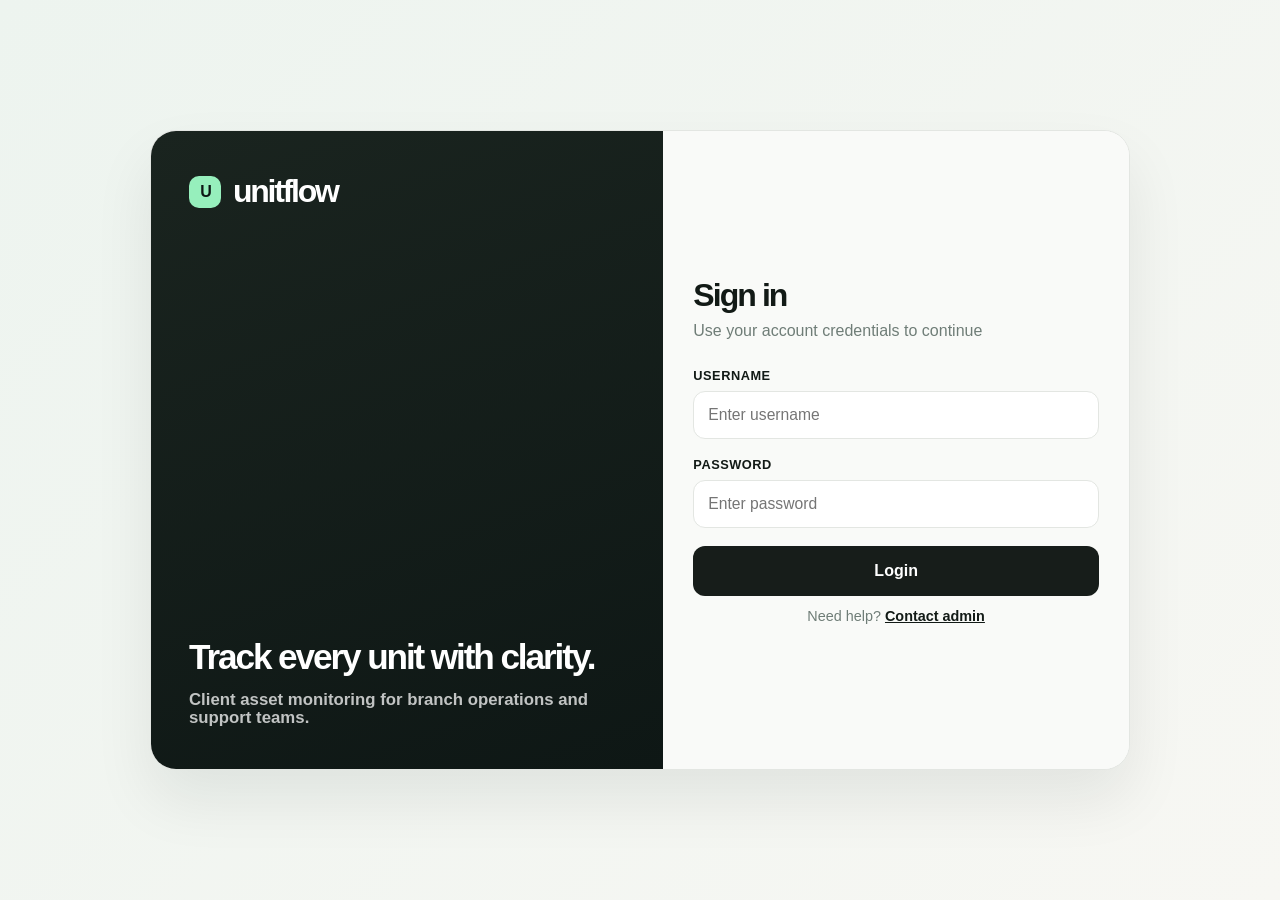
<file: index.html>
<!DOCTYPE html>
<html lang="en">
  <head>
    <meta charset="UTF-8" />
    <meta name="viewport" content="width=device-width, initial-scale=1.0" />
    <title>Client Unit Tracker</title>
    <link rel="stylesheet" href="css/styles.css" />
    <script>
      (function () {
        try {
          if (!localStorage.getItem('unitflowRole')) {
            const path = window.location.pathname.replace(/\/+$/, '');
            const isPagesRoute = path.includes('/pages/');
            const target = isPagesRoute ? '../login.html' : 'login.html';
            window.location.replace(target);
          }
        } catch (error) {
          console.warn('Auth redirect failed:', error);
        }
      })();
    </script>
  </head>
  <body class="dashboard-shell">
    <aside class="sidebar">
      <div class="brand">
        <div class="brand-mark">U</div>
        <span>unitflow</span>
      </div>

      <nav class="nav">
        <div class="nav-label">Workspace</div>
        <a class="nav-item active" href="index.html">
          <span class="nav-icon">▣</span>
          Overview
        </a>
        <a class="nav-item messages-nav-item" href="pages/messages.html" aria-label="Open Messages">
          <span class="nav-icon">✉</span>
          <span>Messages</span>
          <span class="nav-count" data-message-nav-count hidden></span>
        </a>
        <a class="nav-item" href="pages/unit-registry.html">
          <span class="nav-icon">▤</span>
          Unit registry
        </a>
        <a class="nav-item" href="pages/branches.html">
          <span class="nav-icon">⎇</span>
          Branches
        </a>
        <a class="nav-item" href="pages/accounts.html">
          <span class="nav-icon">◉</span>
          Accounts
        </a>
      </nav>
    </aside>

    <div class="workspace">
      <header class="workspace-topbar">
        <div class="breadcrumb">Workspace <span>/</span> Overview</div>

        <div class="topbar-right">
          <div class="sync-pill">
            <span class="dot live"></span>
            <span id="syncStatus">Live sync</span>
          </div>

          <div class="user-menu">
            <button class="user-pill" id="userMenuButton" type="button" aria-expanded="false">
              <div class="user-avatar">TS</div>
              <span id="topbarUserName">Technician</span>
            </button>
            <div class="user-dropdown" id="userDropdown" hidden>
              <button type="button" id="logoutButton">Logout</button>
            </div>
          </div>
        </div>
      </header>

      <main class="content">
        <div class="header-row">
          <div class="heading-block">
            <div class="eyebrow" id="overviewDate">Loading date…</div>
            <h1 id="overviewGreeting">Welcome, User.</h1>
            <p>Here’s what’s moving across your client units today.</p>
          </div>
        </div>

        <section class="summary-grid" id="summaryCards"></section>

        <section class="lower-grid">
          <div class="panel table-panel">
            <div class="panel-header">
              <h2>Recent unit activity</h2>
              <a href="pages/unit-registry.html" id="viewAllUnitsLink">View all →</a>
            </div>

            <div class="table-wrap">
              <table class="overview-table">
                <thead>
                  <tr>
                    <th>Unit code</th>
                    <th>Client name</th>
                    <th>Status</th>
                    <th>Current location</th>
                  </tr>
                </thead>
                <tbody id="unitTableBody"></tbody>
              </table>
            </div>
          </div>

          <aside class="panel branch-panel">
            <div class="panel-header">
              <h2>Branch pulse</h2>
              <a href="pages/branches.html" id="manageBranchLink">Manage →</a>
            </div>

            <div id="branchPulseList" class="branch-list"></div>
          </aside>
        </section>
      </main>
    </div>

    <script src="gs/config.js"></script>
    <script src="js/data.js"></script>
    <script src="js/ui.js"></script>
    <script src="js/user-menu.js"></script>
    <script src="js/app.js"></script>
  </body>
</html>
</file>
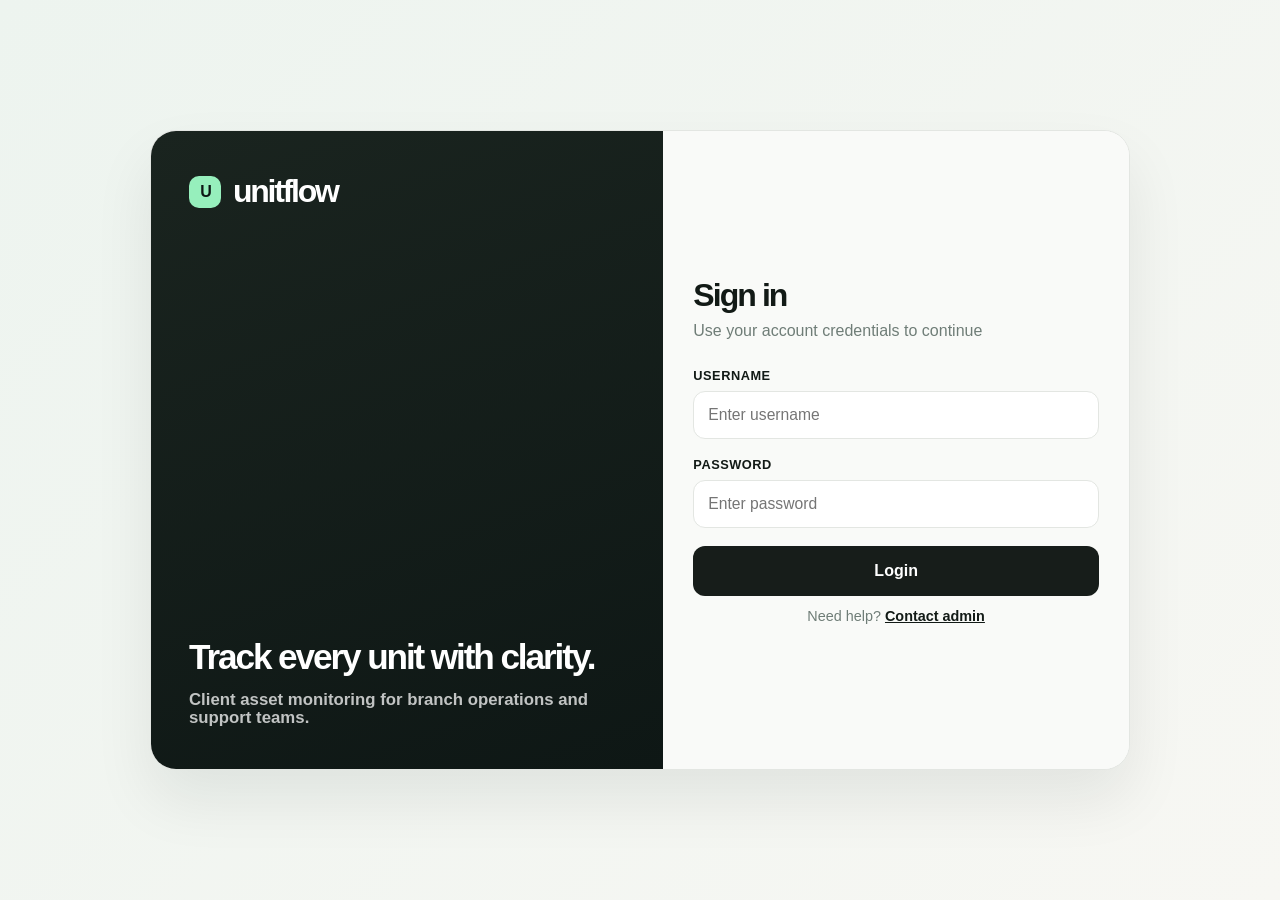
<file: login.html>
<!DOCTYPE html>
<html lang="en">
  <head>
    <meta charset="UTF-8" />
    <meta name="viewport" content="width=device-width, initial-scale=1.0" />
    <title>Unitflow Login</title>
    <link rel="stylesheet" href="css/styles.css" />
  </head>
  <body class="auth-page">
    <div class="auth-shell">
      <div class="auth-visual">
        <div class="auth-brand">
          <div class="auth-brand-mark">U</div>
          <span>unitflow</span>
        </div>

        <div>
          <h1 class="tagline">
            Track every unit with clarity.
            <small>Client asset monitoring for branch operations and support teams.</small>
          </h1>
        </div>
      </div>

      <div class="auth-card">
        <div class="auth-card-inner">
          <div class="auth-card-header">
            <h2>Sign in</h2>
            <p>Use your account credentials to continue</p>
          </div>

          <form class="auth-form" id="loginForm">
            <div class="form-field">
              <label for="username">Username</label>
              <input id="username" name="username" type="text" placeholder="Enter username" required />
            </div>

            <div class="form-field">
              <label for="password">Password</label>
              <input id="password" name="password" type="password" placeholder="Enter password" required />
            </div>

            <button type="submit" class="auth-button">Login</button>
          </form>

          <div class="auth-link">
            Need help? <a href="#">Contact admin</a>
          </div>
        </div>
      </div>
    </div>

    <script src="gs/config.js"></script>
    <script src="js/data.js"></script>
    <script src="js/auth.js"></script>
  </body>
</html>
</file>
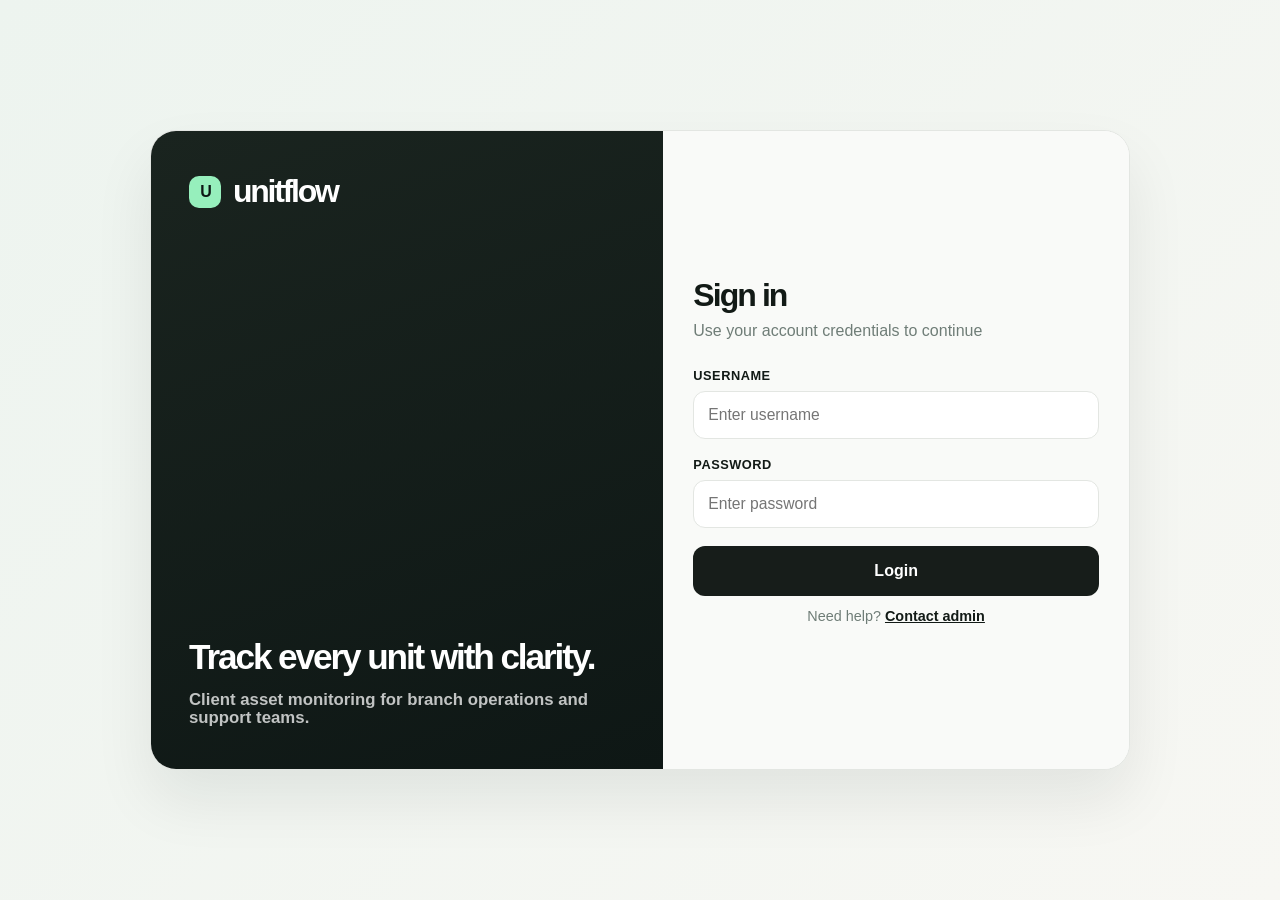
<file: pages/accounts.html>
<!DOCTYPE html>
<html lang="en">
  <head>
    <meta charset="UTF-8" />
    <meta name="viewport" content="width=device-width, initial-scale=1.0" />
    <title>Accounts</title>
    <link rel="stylesheet" href="../css/styles.css" />
  </head>
  <body class="dashboard-shell">
    <aside class="sidebar">
      <div class="brand">
        <div class="brand-mark">U</div>
        <span>unitflow</span>
      </div>

      <nav class="nav">
        <div class="nav-label">Workspace</div>
        <a class="nav-item" href="../index.html">
          <span class="nav-icon">▣</span>
          Overview
        </a>
        <a class="nav-item messages-nav-item" href="messages.html" aria-label="Open Messages">
          <span class="nav-icon">✉</span>
          Messages
          <span class="nav-count" data-message-nav-count hidden></span>
        </a>
        <a class="nav-item" href="unit-registry.html">
          <span class="nav-icon">▤</span>
          Unit registry
        </a>
        <a class="nav-item" href="branches.html">
          <span class="nav-icon">⎇</span>
          Branches
        </a>
        <a class="nav-item active" href="accounts.html">
          <span class="nav-icon">◉</span>
          Accounts
        </a>
      </nav>
    </aside>

    <div class="workspace">
      <header class="workspace-topbar">
        <div class="breadcrumb">Workspace <span>/</span> Accounts</div>

        <div class="topbar-right">
          <div class="sync-pill">
            <span class="dot live"></span>
            <span>Live sync</span>
          </div>

          <div class="user-menu">
            <button class="user-pill" id="userMenuButton" type="button" aria-expanded="false">
              <div class="user-avatar">TS</div>
              <span id="topbarUserName">Technician</span>
            </button>
            <div class="user-dropdown" id="userDropdown" hidden>
              <button type="button" id="logoutButton">Logout</button>
            </div>
          </div>
        </div>
      </header>

      <main class="content">
        <div class="page-toolbar">
          <div class="search-box">
            <input type="text" placeholder="Search accounts" aria-label="Search accounts" />
          </div>

          <div class="page-actions">
            <button class="action-btn primary" id="openAccountModalBtn">+ Add account</button>
          </div>
        </div>

        <section class="panel table-panel">
          <div class="table-wrap">
            <table>
              <thead>
                <tr>
                  <th>Username</th>
                  <th>Full Name</th>
                  <th>Account Type</th>
                  <th>Email</th>
                  <th>Branch</th>
                  <th>Created</th>
                  <th>Status</th>
                  <th>Actions</th>
                </tr>
              </thead>
              <tbody id="accountsTableBody">
                <tr>
                  <td colspan="8" class="empty-state">Loading accounts from the spreadsheet…</td>
                </tr>
              </tbody>
            </table>
          </div>
        </section>
      </main>
    </div>

    <div class="modal-backdrop" id="accountModalBackdrop" aria-hidden="true">
      <div class="modal" role="dialog" aria-modal="true" aria-labelledby="accountModalTitle">
        <div class="modal-header">
          <h3 id="accountModalTitle">Add Account</h3>
          <button class="modal-close" id="closeAccountModalBtn" aria-label="Close modal">×</button>
        </div>

        <form class="unit-form" id="accountForm">
          <div class="form-grid">
            <div class="field-group">
              <label for="accountUsername">Username</label>
              <input id="accountUsername" name="accountUsername" type="text" placeholder="Enter username" required />
            </div>

            <div class="field-group">
              <label for="accountPassword">Password</label>
              <input id="accountPassword" name="accountPassword" type="password" placeholder="Enter password" required />
            </div>

            <div class="field-group">
              <label for="accountTypeSelect">Account Type</label>
              <select id="accountTypeSelect" name="accountTypeSelect" required>
                <option value="">Select account type</option>
                <option value="Super Admin">Super Admin</option>
                <option value="Administrator">Administrator</option>
                <option value="Main Head Admin">Main Head Admin</option>
                <option value="Branch Head Admin">Branch Head Admin</option>
                <option value="Office">Office</option>
                <option value="Technician">Technician</option>
              </select>
            </div>

            <div class="field-group">
              <label for="accountFullName">Full Name</label>
              <input id="accountFullName" name="accountFullName" type="text" placeholder="Full name" required />
            </div>

            <div class="field-group">
              <label for="accountEmail">Email</label>
              <input id="accountEmail" name="accountEmail" type="email" placeholder="email@example.com" required />
            </div>

            <div class="field-group">
              <label for="accountBranch">Branch</label>
              <select id="accountBranch" name="accountBranch">
                <option value="">No branch assigned</option>
              </select>
            </div>
          </div>

          <div class="modal-actions">
            <button type="button" class="action-btn" id="cancelAccountModalBtn">Cancel</button>
            <button type="submit" class="action-btn primary">Save Account</button>
          </div>
        </form>
      </div>
    </div>

    <div class="modal-backdrop" id="messageModalBackdrop" aria-hidden="true">
      <div class="modal message-modal" role="dialog" aria-modal="true" aria-labelledby="messageModalTitle">
        <div class="modal-header">
          <h3 id="messageModalTitle">Notice</h3>
          <button class="modal-close" id="closeMessageModalBtn" aria-label="Close message">×</button>
        </div>
        <div class="modal-body" id="messageModalBody"></div>
        <div class="modal-actions">
          <button type="button" class="action-btn primary" id="okMessageModalBtn">OK</button>
        </div>
      </div>
    </div>

    <script src="../gs/config.js"></script>
    <script src="../js/data.js"></script>
    <script src="../js/user-menu.js"></script>
    <script src="../js/accounts.js"></script>
  </body>
</html>
</file>
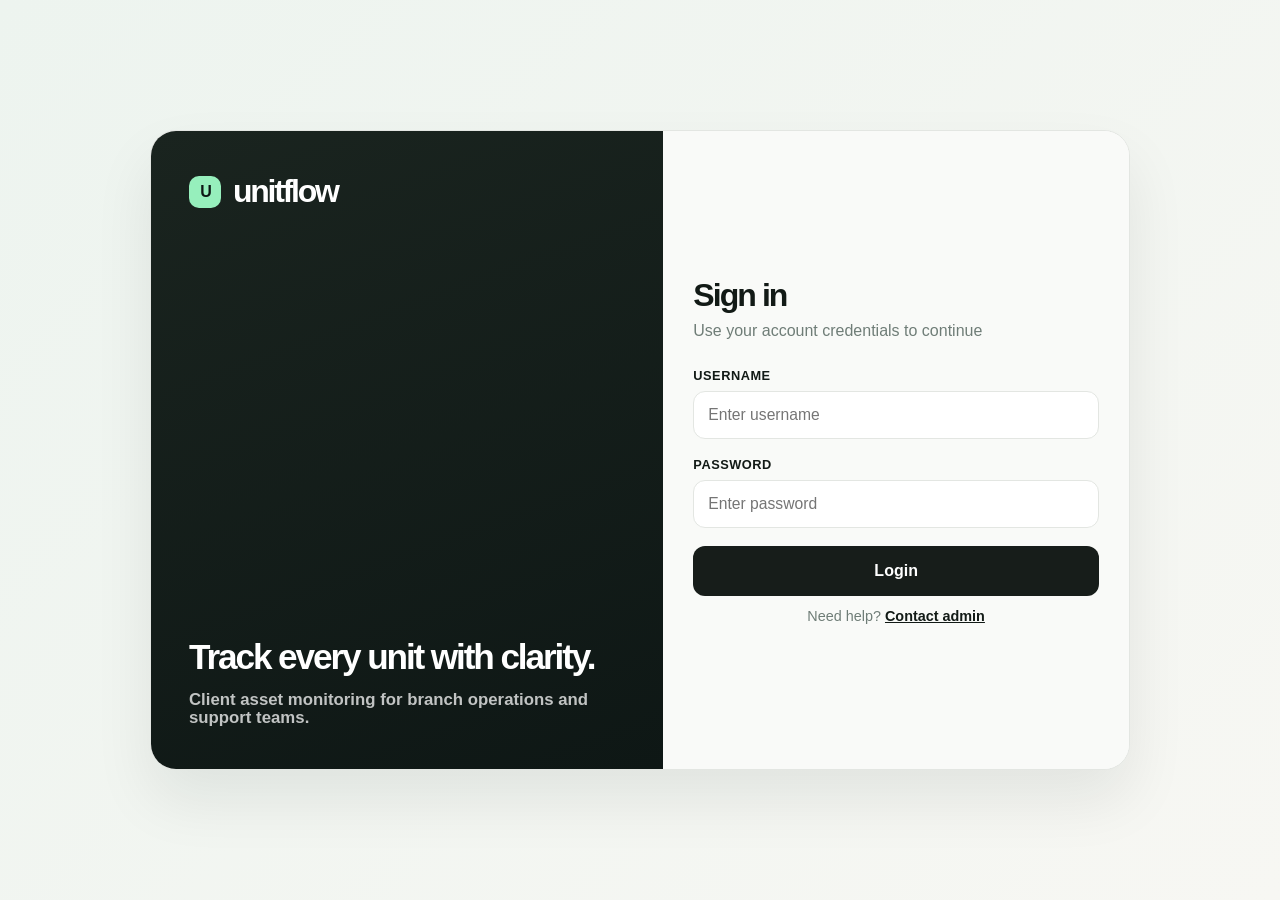
<file: pages/branches.html>
<!DOCTYPE html>
<html lang="en">
  <head>
    <meta charset="UTF-8" />
    <meta name="viewport" content="width=device-width, initial-scale=1.0" />
    <title>Branches</title>
    <link rel="stylesheet" href="../css/styles.css" />
  </head>
  <body class="dashboard-shell">
    <aside class="sidebar">
      <div class="brand">
        <div class="brand-mark">U</div>
        <span>unitflow</span>
      </div>

      <nav class="nav">
        <div class="nav-label">Workspace</div>
        <a class="nav-item" href="../index.html">
          <span class="nav-icon">▣</span>
          Overview
        </a>
        <a class="nav-item messages-nav-item" href="messages.html" aria-label="Open Messages">
          <span class="nav-icon">✉</span>
          Messages
          <span class="nav-count" data-message-nav-count hidden></span>
        </a>
        <a class="nav-item" href="unit-registry.html">
          <span class="nav-icon">▤</span>
          Unit registry
        </a>
        <a class="nav-item active" href="branches.html">
          <span class="nav-icon">⎇</span>
          Branches
        </a>
        <a class="nav-item" href="accounts.html">
          <span class="nav-icon">◉</span>
          Accounts
        </a>
      </nav>
    </aside>

    <div class="workspace">
      <header class="workspace-topbar">
        <div class="breadcrumb">Workspace <span>/</span> Branches</div>

        <div class="topbar-right">
          <div class="sync-pill">
            <span class="dot live"></span>
            <span>Live sync</span>
          </div>

          <div class="user-menu">
            <button class="user-pill" id="userMenuButton" type="button" aria-expanded="false">
              <div class="user-avatar">TS</div>
              <span id="topbarUserName">Technician</span>
            </button>
            <div class="user-dropdown" id="userDropdown" hidden>
              <button type="button" id="logoutButton">Logout</button>
            </div>
          </div>
        </div>
      </header>

      <main class="content">
        <div class="page-toolbar">
          <div class="search-box">
            <input type="text" placeholder="Search branches" aria-label="Search branches" />
          </div>

          <div class="page-actions">
            <button class="action-btn primary" id="openBranchModalBtn">+ Add branch</button>
          </div>
        </div>

        <section class="panel table-panel">
          <div class="table-wrap">
            <table>
              <thead>
                <tr>
                  <th>Branch Name</th>
                  <th>Branch Code</th>
                  <th>Location</th>
                  <th>Manager</th>
                  <th>Status</th>
                  <th>Actions</th>
                </tr>
              </thead>
              <tbody id="branchesTableBody">
                <tr>
                  <td colspan="6" class="empty-state">Loading branches from the spreadsheet…</td>
                </tr>
              </tbody>
            </table>
          </div>
        </section>
      </main>
    </div>

    <div class="modal-backdrop" id="branchModalBackdrop" aria-hidden="true">
      <div class="modal" role="dialog" aria-modal="true" aria-labelledby="branchModalTitle">
        <div class="modal-header">
          <h3 id="branchModalTitle">Add Branch</h3>
          <button class="modal-close" id="closeBranchModalBtn" aria-label="Close modal">×</button>
        </div>

        <form class="unit-form" id="branchForm">
          <div class="form-grid">
            <div class="field-group">
              <label for="branchType">Branch Type</label>
              <select id="branchType" name="branchType" required>
                <option value="">Select branch type</option>
                <option value="BNB">BNB</option>
                <option value="EZ">EZ</option>
                <option value="1LR">1LR</option>
              </select>
            </div>

            <div class="field-group">
              <label for="branchName">Branch Name</label>
              <input id="branchName" name="branchName" type="text" placeholder="e.g. BNB Rosales" readonly required />
            </div>

            <div class="field-group">
              <label for="branchLocation">Location</label>
              <input id="branchLocation" name="branchLocation" type="text" placeholder="e.g. Rosales, Pangasinan" required />
            </div>

            <div class="field-group">
              <label for="headAdminSelect">Head Admin</label>
              <select id="headAdminSelect" name="headAdminSelect" required>
                <option value="">Loading head admins…</option>
              </select>
            </div>
          </div>

          <div class="modal-actions">
            <button type="button" class="action-btn" id="cancelBranchModalBtn">Cancel</button>
            <button type="submit" class="action-btn primary">Save Branch</button>
          </div>
        </form>
      </div>
    </div>

    <div class="modal-backdrop" id="messageModalBackdrop" aria-hidden="true">
      <div class="modal message-modal" role="dialog" aria-modal="true" aria-labelledby="messageModalTitle">
        <div class="modal-header">
          <h3 id="messageModalTitle">Notice</h3>
          <button class="modal-close" id="closeMessageModalBtn" aria-label="Close message">×</button>
        </div>
        <div class="modal-body" id="messageModalBody"></div>
        <div class="modal-actions">
          <button type="button" class="action-btn primary" id="okMessageModalBtn">OK</button>
        </div>
      </div>
    </div>

    <script src="../gs/config.js"></script>
    <script src="../js/data.js"></script>
    <script src="../js/user-menu.js"></script>
    <script src="../js/branches.js"></script>
  </body>
</html>
</file>
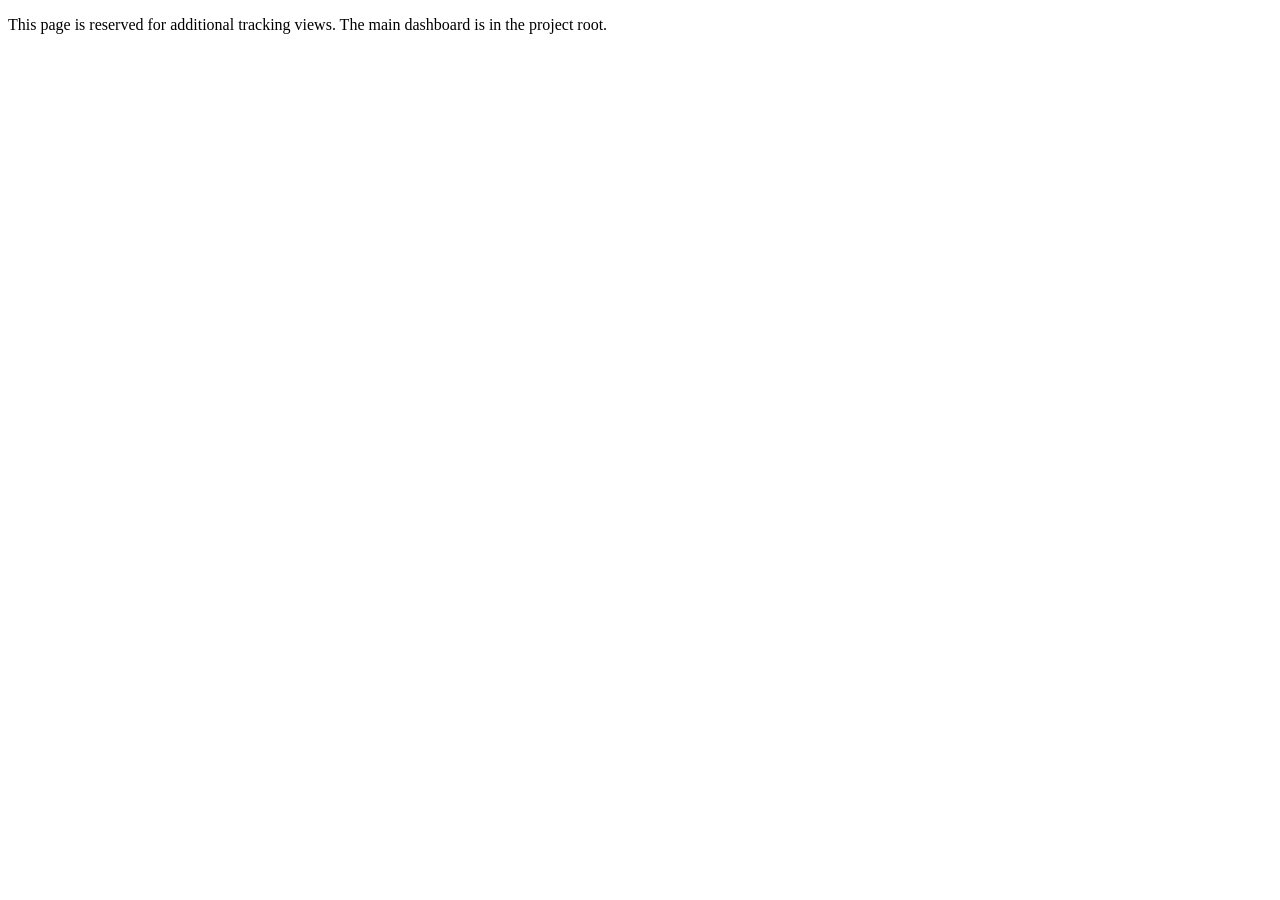
<file: pages/dashboard.html>
<!DOCTYPE html>
<html lang="en">
  <head>
    <meta charset="UTF-8" />
    <meta name="viewport" content="width=device-width, initial-scale=1.0" />
    <title>Client Unit Tracker Dashboard</title>
  </head>
  <body>
    <p>This page is reserved for additional tracking views. The main dashboard is in the project root.</p>
  </body>
</html>
</file>
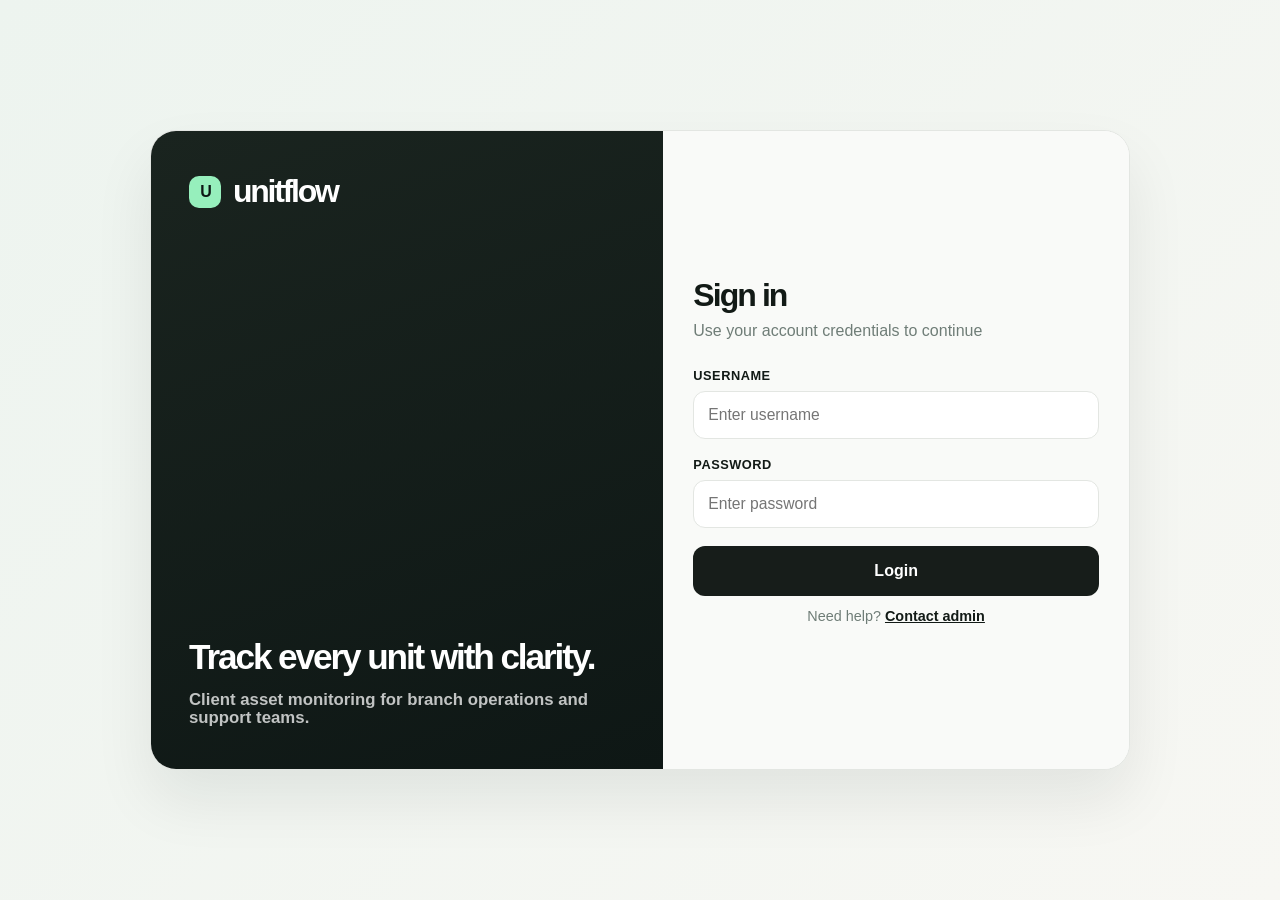
<file: pages/login.html>
<!DOCTYPE html>
<html lang="en">
  <head>
    <meta charset="UTF-8" />
    <meta name="viewport" content="width=device-width, initial-scale=1.0" />
    <title>Unitflow Login</title>
    <link rel="stylesheet" href="../css/styles.css" />
  </head>
  <body class="auth-page">
    <div class="auth-shell">
      <div class="auth-visual">
        <div class="auth-brand">
          <div class="auth-brand-mark">U</div>
          <span>unitflow</span>
        </div>

        <div>
          <h1 class="tagline">
            Track every unit with clarity.
            <small>Client asset monitoring for branch operations and support teams.</small>
          </h1>
        </div>
      </div>

      <div class="auth-card">
        <div class="auth-card-inner">
          <div class="auth-card-header">
            <h2>Sign in</h2>
            <p>Use your account credentials to continue</p>
          </div>

          <form class="auth-form" id="loginForm">
            <div class="form-field">
              <label for="username">Username</label>
              <input id="username" name="username" type="text" placeholder="Enter username" required />
            </div>

            <div class="form-field">
              <label for="password">Password</label>
              <input id="password" name="password" type="password" placeholder="Enter password" required />
            </div>

            <button type="submit" class="auth-button">Login</button>
          </form>

          <div class="auth-link">
            Need help? <a href="#">Contact admin</a>
          </div>
        </div>
      </div>
    </div>

    <script src="../gs/config.js"></script>
    <script src="../js/data.js"></script>
    <script src="../js/auth.js"></script>
  </body>
</html>
</file>
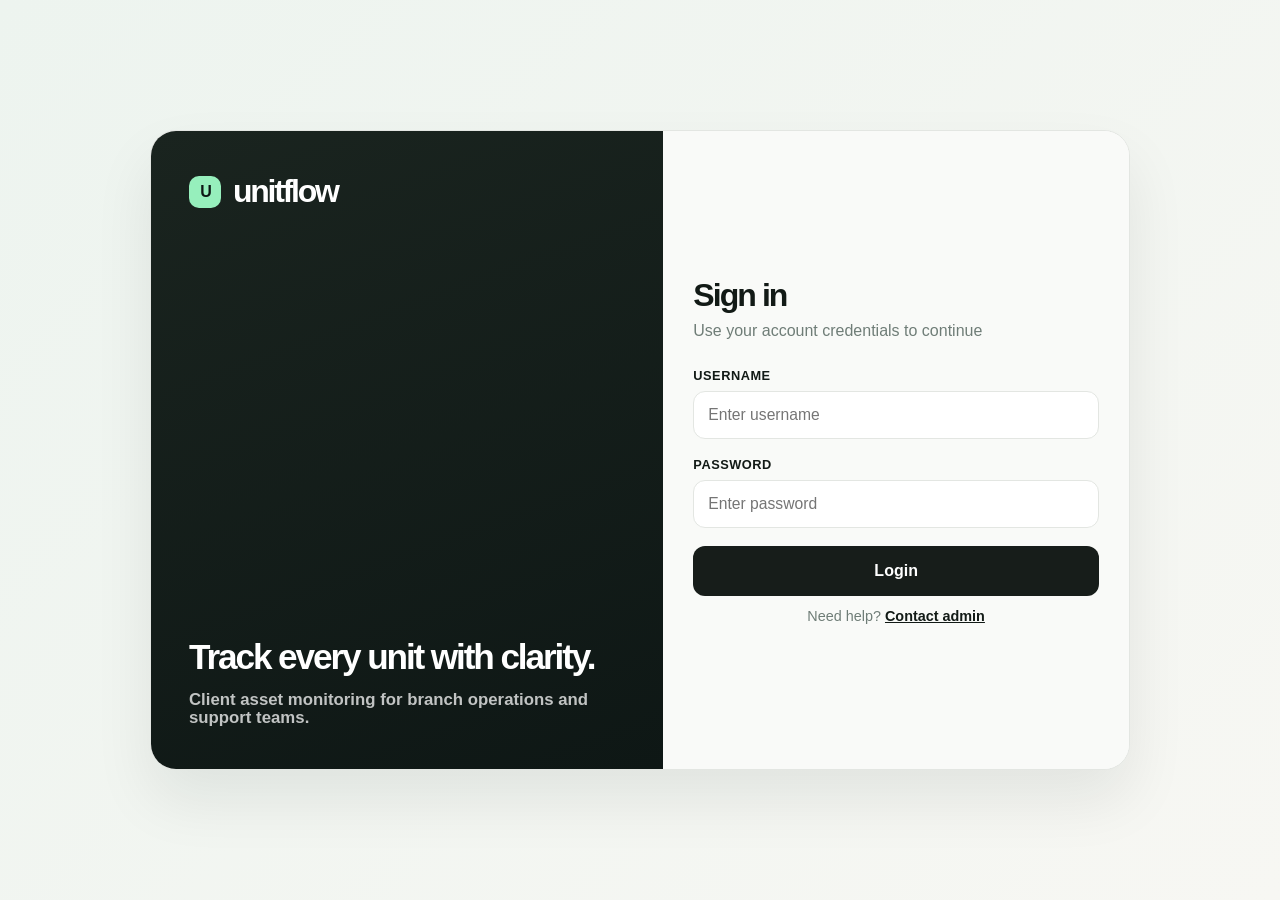
<file: pages/messages.html>
<!DOCTYPE html>
<html lang="en">
  <head>
    <meta charset="UTF-8" />
    <meta name="viewport" content="width=device-width, initial-scale=1.0" />
    <title>Messages</title>
    <link rel="stylesheet" href="../css/styles.css" />
  </head>
  <body class="dashboard-shell">
    <aside class="sidebar">
      <div class="brand"><div class="brand-mark">U</div><span>unitflow</span></div>
      <nav class="nav">
        <div class="nav-label">Workspace</div>
        <a class="nav-item" href="../index.html"><span class="nav-icon">▣</span>Overview</a>
        <a class="nav-item active messages-nav-item" href="messages.html" aria-label="Open Messages"><span class="nav-icon">✉</span>Messages <span class="nav-count" id="navUnreadCount" data-message-nav-count hidden></span></a>
        <a class="nav-item" href="unit-registry.html"><span class="nav-icon">▤</span>Unit registry</a>
        <a class="nav-item" href="branches.html"><span class="nav-icon">⎇</span>Branches</a>
        <a class="nav-item" href="accounts.html"><span class="nav-icon">◉</span>Accounts</a>
      </nav>
    </aside>

    <div class="workspace">
      <header class="workspace-topbar">
        <div class="breadcrumb">Workspace <span>/</span> Messages</div>
        <div class="topbar-right">
          <div class="sync-pill"><span class="dot live"></span><span>Live sync</span></div>
          <div class="user-menu">
            <button class="user-pill" id="userMenuButton" type="button" aria-expanded="false"><div class="user-avatar">TS</div><span id="topbarUserName">Technician</span></button>
            <div class="user-dropdown" id="userDropdown" hidden><button type="button" id="logoutButton">Logout</button></div>
          </div>
        </div>
      </header>

      <main class="content messages-content">
        <div class="header-row messages-heading">
          <div class="heading-block"><div class="eyebrow">Workspace communication</div><h1>Messages</h1><p>Keep unit and branch updates in one place.</p></div>
          <button class="action-btn primary" id="composeMessageBtn" type="button">+ New message</button>
        </div>

        <section class="messages-layout panel">
          <div class="conversation-column">
            <div class="message-tabs" role="tablist">
              <button class="message-tab active" data-view="inbox" role="tab" aria-selected="true">Inbox</button>
              <button class="message-tab" data-view="sent" role="tab" aria-selected="false">Sent</button>
            </div>
            <div class="message-search"><input id="messageSearchInput" type="search" placeholder="Search messages" aria-label="Search messages" /></div>
            <div id="conversationList" class="conversation-list"><div class="empty-state">Loading messages…</div></div>
          </div>
          <article id="messageViewer" class="message-viewer"><div class="message-placeholder"><span class="message-placeholder-icon">✉</span><h2>Select a message</h2><p>Choose a conversation to read the full update.</p></div></article>
        </section>
      </main>
    </div>

    <div class="modal-backdrop" id="composeBackdrop" aria-hidden="true">
      <div class="modal compose-modal" role="dialog" aria-modal="true" aria-labelledby="composeTitle">
        <div class="modal-header"><h3 id="composeTitle">New message</h3><button class="modal-close" id="closeComposeBtn" aria-label="Close message form">×</button></div>
        <form class="unit-form" id="composeForm" autocomplete="off">
          <div class="field-group"><label for="recipientInput"><span>To</span><span class="recipient-copy-toggle"><button type="button" class="recipient-copy-button" id="showCcButton" aria-controls="ccInput" aria-expanded="false">Cc</button><button type="button" class="recipient-copy-button" id="showBccButton" aria-controls="bccInput" aria-expanded="false">Bcc</button></span></label><div class="recipient-picker" id="recipientPicker"><div class="recipient-chips" id="recipientChips"></div><input id="recipientInput" type="text" autocomplete="off" placeholder="Add recipients" aria-label="Add recipients" /><div class="recipient-options" id="recipientOptions" hidden></div></div><select id="recipientSelect" name="recipient" multiple hidden></select><small class="field-hint">Type a name and select one or more recipients.</small></div>
          <div class="field-group recipient-copy-field" id="ccField" hidden><label for="ccRecipientInput">Cc</label><div class="recipient-picker" id="ccPicker"><div class="recipient-chips" id="ccChips"></div><input id="ccRecipientInput" type="text" autocomplete="off" placeholder="Add Cc recipients" aria-label="Add Cc recipients" /><div class="recipient-options" id="ccOptions" hidden></div></div></div>
          <div class="field-group recipient-copy-field" id="bccField" hidden><label for="bccRecipientInput">Bcc</label><div class="recipient-picker" id="bccPicker"><div class="recipient-chips" id="bccChips"></div><input id="bccRecipientInput" type="text" autocomplete="off" placeholder="Add Bcc recipients" aria-label="Add Bcc recipients" /><div class="recipient-options" id="bccOptions" hidden></div></div></div>
          <div class="field-group"><label for="messageSubject">Subject</label><input id="messageSubject" name="subject" type="text" maxlength="120" autocomplete="off" placeholder="What is this about?" required /></div>
          <div class="field-group"><label for="messageBody">Message</label><div class="format-toolbar" role="toolbar" aria-label="Text formatting"><select data-format-command="fontName" aria-label="Font"><option value="Arial">Arial</option><option value="Georgia">Georgia</option><option value="Verdana">Verdana</option><option value="Courier New">Courier New</option></select><select data-format-command="fontSize" aria-label="Text size"><option value="2">Small</option><option value="3" selected>Normal</option><option value="4">Large</option><option value="5">Huge</option></select><button type="button" data-format-command="bold" aria-label="Bold"><strong>B</strong></button><button type="button" data-format-command="italic" aria-label="Italic"><em>I</em></button><button type="button" data-format-command="underline" aria-label="Underline"><u>U</u></button><label class="format-color" aria-label="Text color">A<input type="color" data-format-command="foreColor" value="#121a16" /></label><button type="button" data-format-command="justifyLeft" aria-label="Align left">≡</button><button type="button" data-format-command="justifyCenter" aria-label="Align center">≡</button><button type="button" data-format-command="justifyRight" aria-label="Align right">≡</button><button type="button" data-format-command="insertUnorderedList" aria-label="Bulleted list">•</button><button type="button" data-format-command="insertOrderedList" aria-label="Numbered list">1.</button><button type="button" data-format-command="outdent" aria-label="Decrease indent">←</button><button type="button" data-format-command="indent" aria-label="Increase indent">→</button><button type="button" data-format-command="formatBlock" data-format-value="blockquote" aria-label="Quote">❝</button><button type="button" data-format-command="strikeThrough" aria-label="Strikethrough"><s>S</s></button><button type="button" data-format-command="removeFormat" aria-label="Clear formatting">Tx</button></div><div id="messageBody" class="rich-text-editor" contenteditable="true" role="textbox" aria-multiline="true" data-placeholder="Write an update…"></div><label class="attachment-button" for="messageAttachments">Attach files</label><input id="messageAttachments" type="file" multiple hidden /><div class="attachment-list" id="messageAttachmentList"></div></div>
          <div class="modal-actions"><button type="button" class="action-btn" id="cancelComposeBtn">Cancel</button><button type="submit" class="action-btn primary">Send message</button></div>
        </form>
      </div>
    </div>
    <div class="message-toast" id="messageToast" role="status" aria-live="polite" aria-atomic="true"></div>
    <script src="../gs/config.js"></script>
    <script src="../js/data.js"></script>
    <script src="../js/user-menu.js"></script>
    <script src="../js/messages.js"></script>
  </body>
</html>
</file>
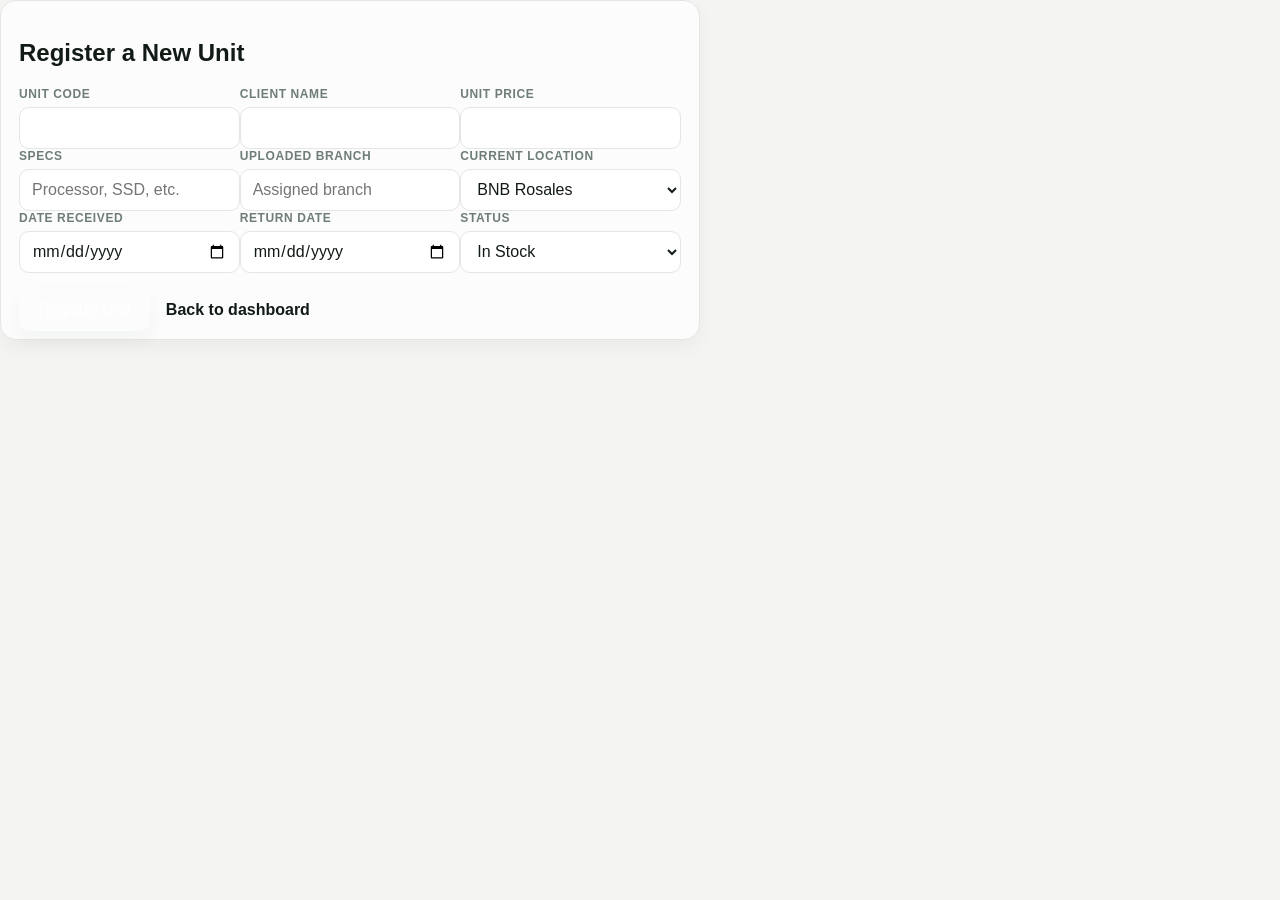
<file: pages/register.html>
<!DOCTYPE html>
<html lang="en">
  <head>
    <meta charset="UTF-8" />
    <meta name="viewport" content="width=device-width, initial-scale=1.0" />
    <title>Register Unit</title>
    <link rel="stylesheet" href="../css/styles.css" />
  </head>
  <body>
    <main class="container" style="max-width: 700px;">
      <section class="panel">
        <h2>Register a New Unit</h2>
        <form id="unitForm">
          <div class="controls" style="display: grid; grid-template-columns: repeat(auto-fit, minmax(220px, 1fr));">
            <div class="field-group">
              <label for="unitCode">Unit Code</label>
              <input id="unitCode" name="unitCode" required />
            </div>
            <div class="field-group">
              <label for="clientName">Client Name</label>
              <input id="clientName" name="clientName" required />
            </div>
            <div class="field-group">
              <label for="unitPrice">Unit Price</label>
              <input id="unitPrice" name="unitPrice" required />
            </div>
            <div class="field-group">
              <label for="specs">Specs</label>
              <input id="specs" name="specs" placeholder="Processor, SSD, etc." required />
            </div>
            <div class="field-group">
              <label for="uploadedBranch">Uploaded Branch</label>
              <input id="uploadedBranch" name="uploadedBranch" placeholder="Assigned branch" readonly required />
            </div>
            <div class="field-group">
              <label for="currentLocation">Current Location</label>
              <select id="currentLocation" name="currentLocation" required>
                <option value="">Select current location</option>
              </select>
            </div>
            <div class="field-group">
              <label for="dateReceived">Date Received</label>
              <input id="dateReceived" name="dateReceived" type="date" required />
            </div>
            <div class="field-group">
              <label for="dateReturn">Return Date</label>
              <input id="dateReturn" name="dateReturn" type="date" />
            </div>
            <div class="field-group">
              <label for="status">Status</label>
              <select id="status" name="status">
                <option value="In Stock">In Stock</option>
                <option value="Assigned">Assigned</option>
                <option value="Released">Released</option>
                <option value="Returned">Returned</option>
                <option value="Pending Return">Pending Return</option>
              </select>
            </div>
          </div>

          <div style="margin-top: 1rem; display: flex; gap: 1rem; align-items: center;">
            <button type="submit" class="panel" style="padding: 0.75rem 1.2rem; background: var(--primary); color: white; border: none; border-radius: 10px; cursor: pointer;">Register Unit</button>
            <a href="../index.html" style="text-decoration: none; color: var(--primary); font-weight: 700;">Back to dashboard</a>
          </div>
        </form>
      </section>
    </main>

    <script>
      const uploadedBranchField = document.getElementById('uploadedBranch');
      if (uploadedBranchField) {
        uploadedBranchField.value = String(localStorage.getItem('unitflowBranch') || '').trim();
      }

      const currentLocationSelect = document.getElementById('currentLocation');
      const assignedBranch = uploadedBranchField ? uploadedBranchField.value.trim() : '';
      const locationOptions = [assignedBranch, 'BNB Rosales', 'Warehouse'].filter((value, index, values) => {
        return value && values.findIndex((item) => item.toLowerCase() === value.toLowerCase()) === index;
      });
      if (currentLocationSelect) {
        currentLocationSelect.innerHTML = locationOptions.length
          ? locationOptions.map((value) => `<option value="${value}">${value}</option>`).join('')
          : '<option value="">Select current location</option>';
        if (assignedBranch) currentLocationSelect.value = assignedBranch;
      }

      document.getElementById('unitForm').addEventListener('submit', async (event) => {
        event.preventDefault();

        const form = event.currentTarget;
        const formData = new FormData(form);
        const payload = Object.fromEntries(formData.entries());
        try {
          const response = await fetch('PASTE_YOUR_APPS_SCRIPT_WEB_APP_URL', {
            method: 'POST',
            mode: 'no-cors',
            headers: { 'Content-Type': 'application/x-www-form-urlencoded' },
            body: new URLSearchParams(payload).toString()
          });

          alert('Unit registered successfully. The live dashboard will sync after the sheet refreshes.');
          form.reset();
        } catch (error) {
          alert('Registration failed. Please add your Apps Script web app URL in the form.');
        }
      });
    </script>
  </body>
</html>
</file>
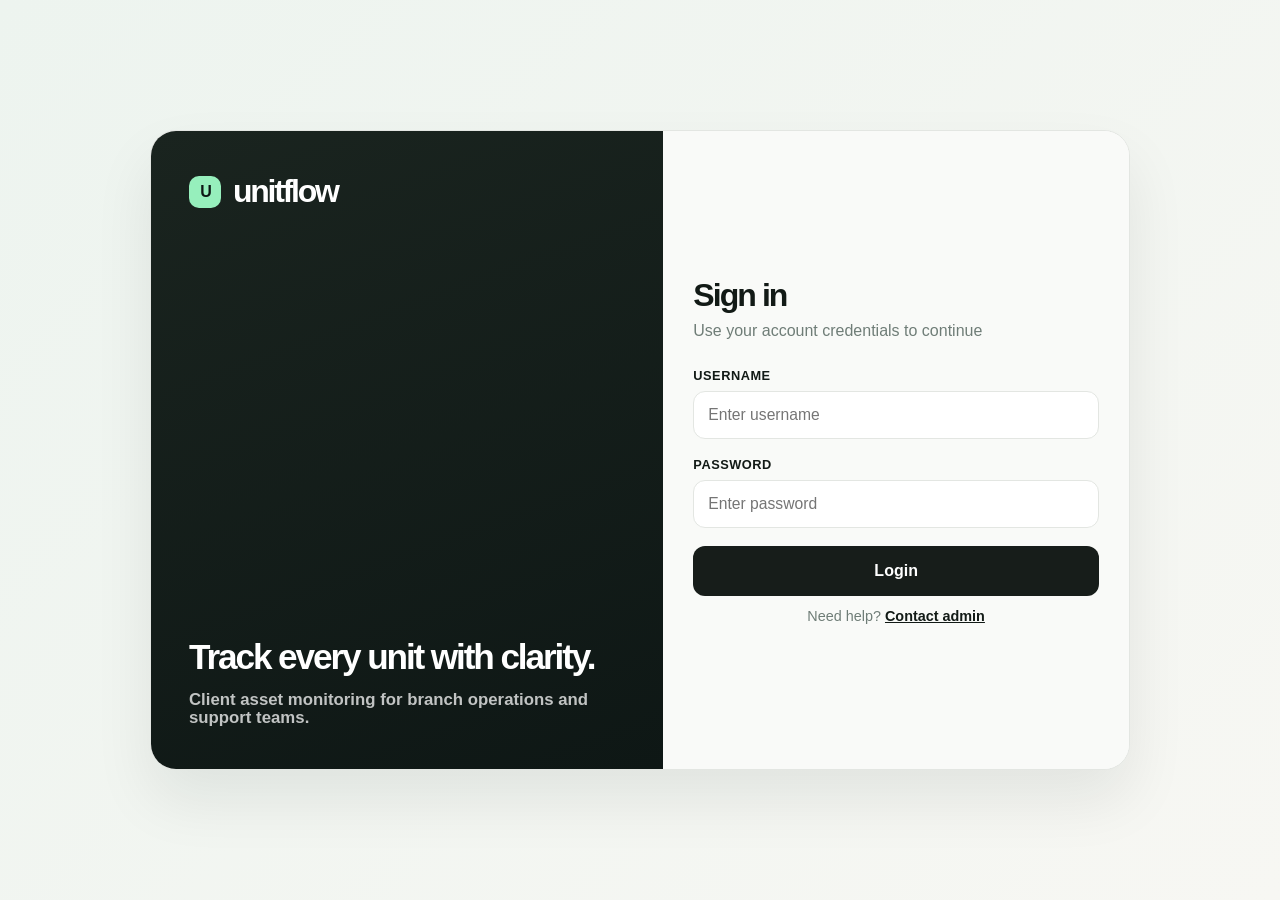
<file: pages/unit-registry.html>
<!DOCTYPE html>
<html lang="en">
  <head>
    <meta charset="UTF-8" />
    <meta name="viewport" content="width=device-width, initial-scale=1.0" />
    <title>Unit Registry</title>
    <link rel="stylesheet" href="../css/styles.css" />
  </head>
  <body class="dashboard-shell">
    <aside class="sidebar">
      <div class="brand">
        <div class="brand-mark">U</div>
        <span>unitflow</span>
      </div>

      <nav class="nav">
        <div class="nav-label">Workspace</div>
        <a class="nav-item" href="../index.html">
          <span class="nav-icon">▣</span>
          Overview
        </a>
        <a class="nav-item messages-nav-item" href="messages.html" aria-label="Open Messages">
          <span class="nav-icon">✉</span>
          Messages
          <span class="nav-count" data-message-nav-count hidden></span>
        </a>
        <a class="nav-item active" href="unit-registry.html">
          <span class="nav-icon">▤</span>
          Unit registry
        </a>
        <a class="nav-item" href="branches.html">
          <span class="nav-icon">⎇</span>
          Branches
        </a>
        <a class="nav-item" href="accounts.html">
          <span class="nav-icon">◉</span>
          Accounts
        </a>
      </nav>
    </aside>

    <div class="workspace">
      <header class="workspace-topbar">
        <div class="breadcrumb">Workspace <span>/</span> Unit Registry</div>

        <div class="topbar-right">
          <div class="sync-pill">
            <span class="dot live"></span>
            <span>Live sync</span>
          </div>

          <div class="user-menu">
            <button class="user-pill" id="userMenuButton" type="button" aria-expanded="false">
              <div class="user-avatar">TS</div>
              <span id="topbarUserName">Technician</span>
            </button>
            <div class="user-dropdown" id="userDropdown" hidden>
              <button type="button" id="logoutButton">Logout</button>
            </div>
          </div>
        </div>
      </header>

      <main class="content">
        <div class="page-toolbar">
          <div class="search-box">
            <input id="unitSearchInput" type="text" placeholder="Search units" aria-label="Search units" />
          </div>

          <div class="page-actions">
            <button class="action-btn" id="exportUnitCsvBtn" type="button">Export</button>
            <button class="action-btn primary" id="openUnitModalBtn">+ New unit</button>
          </div>
        </div>

        <section class="panel table-panel">
          <div class="table-wrap">
            <table class="unit-registry-table">
              <thead>
                <tr>
                  <th>Code</th>
                  <th>Unit Specs</th>
                  <th>Unit Price</th>
                  <th>Unit Brand</th>
                  <th>Client Name</th>
                  <th>Warranty</th>
                  <th>Date of Purchase</th>
                  <th>Date of Return</th>
                  <th>Running Days</th>
                  <th>Unit Problem</th>
                  <th>Status</th>
                  <th>Branch Location</th>
                  <th>Inclusion</th>
                  <th>Actions</th>
                </tr>
              </thead>
              <tbody id="unitRegistryTableBody">
                <tr>
                  <td colspan="14" class="empty-state">Loading live spreadsheet data…</td>
                </tr>
              </tbody>
            </table>
          </div>
        </section>
      </main>
    </div>

    <div class="modal-backdrop" id="unitModalBackdrop" aria-hidden="true">
      <div class="modal" role="dialog" aria-modal="true" aria-labelledby="unitModalTitle">
        <div class="modal-header">
          <h3 id="unitModalTitle">Add Unit</h3>
          <button class="modal-close" id="closeUnitModalBtn" aria-label="Close modal">×</button>
        </div>

        <form class="unit-form" id="unitForm">
          <div class="form-grid">
            <div class="field-group">
              <label for="unitCode">Code</label>
              <input id="unitCode" name="unitCode" type="text" placeholder="UF-1049" required />
            </div>

            <div class="field-group">
              <label for="unitSpecs">Unit Specs</label>
              <input id="unitSpecs" name="unitSpecs" type="text" placeholder="Model / Processor / Ram / Storage" required />
            </div>

            <div class="field-group unit-price-field">
              <label for="unitPrice">Unit Price</label>
              <input id="unitPrice" name="unitPrice" type="number" min="0" step="0.01" placeholder="Enter price" />
            </div>

            <div class="field-group">
              <label for="unitBrand">Unit Brand</label>
              <select id="unitBrand" name="unitBrand" required>
                <option value="">Select brand</option>
                <option>Dell</option>
                <option>Lenovo</option>
                <option>Asus</option>
                <option>Toshiba</option>
                <option>Fujitsu</option>
                <option>HP</option>
                <option>Acer</option>
              </select>
            </div>

            <div class="field-group">
              <label for="clientName">Client Name</label>
              <input id="clientName" name="clientName" type="text" placeholder="Client name" required />
            </div>

            <div class="field-group">
              <label for="warranty">Warranty</label>
              <select id="warranty" name="warranty" required>
                <option value="">Select warranty</option>
                <option>Within warranty</option>
                <option>Without warranty</option>
              </select>
            </div>

            <div class="field-group">
              <label for="datePurchase">Date of Purchase</label>
              <input id="datePurchase" name="datePurchase" type="date" required />
            </div>

            <div class="field-group">
              <label for="dateReturn">Date of Return</label>
              <input id="dateReturn" name="dateReturn" type="date" />
            </div>

            <div class="field-group">
              <label for="unitProblem">Unit Problem</label>
              <input id="unitProblem" name="unitProblem" type="text" placeholder="Problem description" />
            </div>

            <div class="field-group">
              <label for="status">Status</label>
              <select id="status" name="status" required>
                <option value="">Select status</option>
                <option>Released</option>
                <option>For observation</option>
                <option>Urgent</option>
                <option>Battery swelling</option>
                <option>For Replacement</option>
                <option>None</option>
              </select>
            </div>

            <div class="field-group">
              <label for="branchLocation">Branch Location</label>
              <input id="branchLocation" name="branchLocation" type="text" placeholder="Assigned branch" readonly required />
            </div>

            <div class="field-group">
              <label for="currentLocation">Current Location</label>
              <select id="currentLocation" name="currentLocation" required>
                <option value="">Select current location</option>
              </select>
            </div>

            <div class="field-group">
              <label>Inclusions</label>
              <div class="inclusion-checklist" style="display: flex; flex-wrap: wrap; gap: 0.75rem 1rem; padding: 0.7rem 0.8rem; border: 1px solid #dfe3eb; border-radius: 10px; background: white;">
                <label style="display: inline-flex; align-items: center; gap: 0.4rem; font-size: 0.95rem;">
                  <input type="checkbox" name="inclusionOption" value="Charger" style="width: 16px; height: 16px; accent-color: var(--primary, #1f7a5c);" /> Charger
                </label>
                <label style="display: inline-flex; align-items: center; gap: 0.4rem; font-size: 0.95rem;">
                  <input type="checkbox" name="inclusionOption" value="Laptop Bag" style="width: 16px; height: 16px; accent-color: var(--primary, #1f7a5c);" /> Laptop Bag
                </label>
                <label style="display: inline-flex; align-items: center; gap: 0.4rem; font-size: 0.95rem;">
                  <input type="checkbox" name="inclusionOption" value="Mouse" style="width: 16px; height: 16px; accent-color: var(--primary, #1f7a5c);" /> Mouse
                </label>
                <label style="display: inline-flex; align-items: center; gap: 0.4rem; font-size: 0.95rem;">
                  <input type="checkbox" name="inclusionOption" value="Mousepad" style="width: 16px; height: 16px; accent-color: var(--primary, #1f7a5c);" /> Mousepad
                </label>
                <label style="display: inline-flex; align-items: center; gap: 0.4rem; font-size: 0.95rem;">
                  <input type="checkbox" name="inclusionOption" value="Earphones" style="width: 16px; height: 16px; accent-color: var(--primary, #1f7a5c);" /> Earphones
                </label>
                <label style="display: inline-flex; align-items: center; gap: 0.4rem; font-size: 0.95rem;">
                  <input type="checkbox" name="inclusionOption" value="Laptop Table" style="width: 16px; height: 16px; accent-color: var(--primary, #1f7a5c);" /> Laptop Table
                </label>
                <label style="display: inline-flex; align-items: center; gap: 0.4rem; font-size: 0.95rem;">
                  <input type="checkbox" name="inclusionOption" value="SmartWatch" style="width: 16px; height: 16px; accent-color: var(--primary, #1f7a5c);" /> SmartWatch
                </label>
              </div>
              <input type="hidden" id="inclusion" name="inclusion" value="" />
            </div>
          </div>

          <div class="modal-actions">
            <button type="button" class="action-btn" id="cancelUnitModalBtn">Cancel</button>
            <button type="submit" class="action-btn primary" id="saveUnitButton">Save Unit</button>
          </div>
        </form>
      </div>
    </div>

    <div class="modal-backdrop" id="messageModalBackdrop" aria-hidden="true">
      <div class="modal message-modal" role="dialog" aria-modal="true" aria-labelledby="messageModalTitle">
        <div class="modal-header">
          <h3 id="messageModalTitle">Notice</h3>
          <button class="modal-close" id="closeMessageModalBtn" aria-label="Close message">×</button>
        </div>
        <div class="modal-body" id="messageModalBody"></div>
        <div class="modal-actions">
          <button type="button" class="action-btn primary" id="okMessageModalBtn">OK</button>
        </div>
      </div>
    </div>

    <script src="../gs/config.js"></script>
    <script src="../js/data.js"></script>
    <script src="../js/user-menu.js"></script>
    <script src="../js/unit-modal.js"></script>
  </body>
</html>
</file>
<file: css/styles.css>
:root {
  --sidebar-bg: #18241f;
  --sidebar-accent: #7fe2a7;
  --sidebar-text: #dfe9e2;
  --main-bg: #f4f5f2;
  --panel-bg: #ffffff;
  --panel-alt: #f7f8f6;
  --text: #121a16;
  --muted: #6f7d77;
  --line: #e3e6e2;
  --dark-card: #1b2022;
  --green-soft: #d9f9e8;
  --green-text: #1b6d4c;
  --orange-soft: #fef1d4;
  --orange-text: #8b5e0c;
  --blue-soft: #dfeeff;
  --blue-text: #1f4d8c;
  --red-soft: #fbe3e3;
  --red-text: #9a2c2c;
  --shadow: 0 8px 20px rgba(15, 23, 42, 0.04);
}

* {
  box-sizing: border-box;
}

html, body {
  margin: 0;
  min-height: 100vh;
  height: 100vh;
  overflow: hidden;
  font-family: Inter, "Segoe UI", Arial, sans-serif;
  background: var(--main-bg);
  color: var(--text);
}

button, input, select {
  font: inherit;
}

.dashboard-shell {
  display: flex;
  height: 100vh;
}

.sidebar {
  width: 250px;
  background: var(--sidebar-bg);
  color: var(--sidebar-text);
  padding: 24px 18px 28px;
  border-right: 1px solid rgba(255, 255, 255, 0.04);
}

.brand {
  display: flex;
  align-items: center;
  gap: 12px;
  padding: 6px 8px 18px;
  font-size: 2.1rem;
  font-weight: 800;
  letter-spacing: -0.06em;
}

.brand-mark {
  width: 28px;
  height: 28px;
  display: inline-flex;
  align-items: center;
  justify-content: center;
  border-radius: 10px;
  background: linear-gradient(135deg, #90f0bf, #d9f9e8);
  color: #0e1714;
  font-size: 0.9rem;
  font-weight: 800;
}

.nav {
  display: flex;
  flex-direction: column;
  gap: 6px;
  margin-top: 14px;
}

.nav-label {
  padding: 14px 10px 10px;
  color: rgba(255, 255, 255, 0.62);
  font-size: 0.7rem;
  letter-spacing: 0.14em;
  text-transform: uppercase;
  font-weight: 700;
}

.nav-item {
  display: flex;
  align-items: center;
  gap: 12px;
  width: 100%;
  background: transparent;
  border: none;
  border-radius: 10px;
  color: var(--sidebar-text);
  text-decoration: none;
  padding: 12px 12px;
  text-align: left;
  font-size: 1.05rem;
  font-weight: 600;
  cursor: pointer;
}

.nav-item.active {
  background: rgba(126, 211, 161, 0.18);
  color: #f3f9f5;
  box-shadow: inset 0 0 0 1px rgba(126, 211, 161, 0.2);
}

.nav-item.disabled {
  opacity: 0.45;
  cursor: not-allowed;
}

.nav-count {
  min-width: 20px;
  padding: 2px 6px;
  margin-left: auto;
  border-radius: 999px;
  background: var(--sidebar-accent);
  color: #102219;
  font-size: 0.72rem;
  text-align: center;
}

.nav-icon {
  width: 18px;
  text-align: center;
  opacity: 0.95;
}

.workspace {
  flex: 1;
  background: var(--main-bg);
  min-height: 0;
  overflow: hidden;
}

.workspace-topbar {
  display: flex;
  justify-content: space-between;
  align-items: center;
  padding: 18px 30px 16px 30px;
  background: rgba(255, 255, 255, 0.15);
  border-bottom: 1px solid var(--line);
}

.breadcrumb {
  color: var(--muted);
  font-size: 0.85rem;
  font-weight: 600;
}

.breadcrumb span {
  margin: 0 8px;
  color: #a5b0a9;
}

.topbar-right {
  display: flex;
  align-items: center;
  gap: 18px;
}

.sync-pill {
  display: inline-flex;
  align-items: center;
  gap: 8px;
  color: var(--text);
  font-size: 0.95rem;
  font-weight: 600;
}

.dot {
  width: 10px;
  height: 10px;
  border-radius: 50%;
  display: inline-block;
  background: #d1d5d8;
}

.dot.live {
  background: #7ad9a6;
  box-shadow: 0 0 0 3px rgba(122, 217, 166, 0.2);
}

.user-menu {
  position: relative;
}

.user-pill {
  display: inline-flex;
  align-items: center;
  gap: 10px;
  padding: 8px 12px 8px 8px;
  border-radius: 999px;
  background: rgba(255, 255, 255, 0.7);
  border: 1px solid var(--line);
  color: var(--text);
  font-weight: 700;
  cursor: pointer;
}

.user-avatar {
  width: 28px;
  height: 28px;
  border-radius: 50%;
  display: inline-flex;
  align-items: center;
  justify-content: center;
  background: #cfe4d6;
  color: #1b3b2f;
  font-size: 0.72rem;
  font-weight: 800;
}

.user-dropdown {
  position: absolute;
  right: 0;
  top: calc(100% + 10px);
  background: #fff;
  border: 1px solid var(--line);
  border-radius: 12px;
  box-shadow: 0 12px 28px rgba(15, 23, 42, 0.12);
  min-width: 160px;
  overflow: hidden;
  z-index: 20;
}

.user-dropdown button {
  display: block;
  width: 100%;
  border: none;
  background: transparent;
  text-align: left;
  padding: 12px 14px;
  font-size: 0.92rem;
  font-weight: 700;
  color: var(--text);
  cursor: pointer;
}

.user-dropdown button:hover {
  background: #f2f5f2;
}

.content {
  padding: 26px 30px 30px;
  height: calc(100vh - 92px);
  overflow: hidden;
}

.messages-content {
  display: flex;
  flex-direction: column;
}

.messages-heading {
  align-items: center;
  margin-bottom: 18px;
}

.messages-layout {
  display: grid;
  grid-template-columns: minmax(260px, 34%) 1fr;
  flex: 1;
  min-height: 0;
  overflow: hidden;
}

.conversation-column {
  min-width: 0;
  border-right: 1px solid var(--line);
  background: var(--panel-alt);
}

.message-tabs {
  display: flex;
  gap: 20px;
  padding: 18px 20px 0;
  border-bottom: 1px solid var(--line);
}

.message-tab {
  padding: 0 0 13px;
  border: 0;
  border-bottom: 2px solid transparent;
  background: transparent;
  color: var(--muted);
  font-weight: 800;
  cursor: pointer;
}

.message-tab.active {
  border-color: var(--green-text);
  color: var(--text);
}

.message-search {
  padding: 14px 16px;
}

.message-search input {
  width: 100%;
  padding: 10px 12px;
  border: 1px solid var(--line);
  border-radius: 8px;
  background: #fff;
  color: var(--text);
}

.conversation-list {
  height: calc(100% - 105px);
  overflow-y: auto;
}

.conversation-item {
  display: grid;
  grid-template-columns: 1fr auto;
  gap: 5px 12px;
  width: 100%;
  padding: 15px 18px;
  border: 0;
  border-top: 1px solid var(--line);
  background: transparent;
  color: var(--text);
  text-align: left;
  cursor: pointer;
}

.conversation-item:hover,
.conversation-item.selected {
  background: #fff;
}

.conversation-item.unread .conversation-person,
.conversation-item.unread .conversation-subject {
  font-weight: 800;
}

.conversation-person,
.conversation-subject,
.conversation-date {
  overflow: hidden;
  text-overflow: ellipsis;
  white-space: nowrap;
}

.conversation-person { font-size: 0.86rem; }
.conversation-subject { color: var(--muted); font-size: 0.84rem; }
.conversation-date { color: var(--muted); font-size: 0.72rem; }
.thread-count { color: var(--muted); font-size: 0.72rem; font-weight: 700; }

.message-viewer {
  min-width: 0;
  overflow-y: auto;
  background: #fff;
}

.message-placeholder {
  display: grid;
  place-items: center;
  align-content: center;
  height: 100%;
  padding: 32px;
  color: var(--muted);
  text-align: center;
}

.message-placeholder h2 { margin: 14px 0 6px; color: var(--text); font-size: 1.1rem; }
.message-placeholder p { margin: 0; }
.message-placeholder-icon { color: var(--green-text); font-size: 2rem; }

.message-detail { padding: 34px 40px; }
.message-detail-top { display: flex; justify-content: space-between; gap: 20px; border-bottom: 1px solid var(--line); padding-bottom: 22px; }
.message-detail-actions { display: flex; align-items: center; gap: 16px; }
.message-reply-actions { display: flex; flex-wrap: wrap; align-items: center; justify-content: flex-end; gap: 8px; }
.reply-message-btn { padding: 8px 14px; font-size: 0.85rem; }
.message-detail-top h2 { margin: 5px 0 0; font-size: 1.5rem; }
.message-detail-top time { color: var(--muted); font-size: 0.82rem; white-space: nowrap; }
.message-meta { display: flex; align-items: center; gap: 9px; margin: 22px 0 30px; color: var(--muted); font-size: 0.84rem; }
.message-meta .user-avatar { flex: 0 0 auto; }
.message-arrow { color: #a5b0a9; }
.message-body { max-width: 760px; margin: 0; line-height: 1.75; white-space: normal; }
.thread-messages { display: flex; flex-direction: column; }
.thread-message { padding: 0; border-bottom: 1px solid var(--line); }
.thread-message:first-child { padding-top: 0; }
.thread-message-header { display: flex; align-items: center; gap: 9px; width: 100%; padding: 18px 0; border: 0; background: transparent; color: var(--muted); text-align: left; cursor: pointer; }
.thread-message-header:hover { color: var(--text); }
.thread-message-sender { color: var(--text); font-weight: 800; }
.thread-message-recipient { overflow: hidden; text-overflow: ellipsis; white-space: nowrap; }
.thread-message-header time { margin-left: auto; white-space: nowrap; font-size: 0.78rem; }
.thread-chevron { margin-left: 4px; color: var(--muted); font-size: 1.1rem; transform: rotate(0deg); transition: transform 160ms ease; }
.thread-message-content { display: none; padding: 0 0 24px 0; }
.thread-message.expanded .thread-message-content { display: block; }
.thread-message.expanded .thread-chevron { transform: rotate(180deg); }
.inline-reply-form { max-width: 760px; margin-top: 34px; padding-top: 24px; border-top: 1px solid var(--line); }
.inline-reply-form label { display: block; margin-bottom: 8px; color: var(--text); font-size: 0.85rem; font-weight: 800; }
.inline-reply-form textarea { width: 100%; padding: 12px; border: 1px solid var(--line); border-radius: 8px; color: var(--text); resize: vertical; }
.inline-reply-actions { display: flex; justify-content: flex-end; gap: 10px; margin-top: 12px; }

.field-group textarea {
  width: 100%;
  padding: 11px 12px;
  border: 1px solid var(--line);
  border-radius: 8px;
  color: var(--text);
  resize: vertical;
}

.format-toolbar {
  display: flex;
  gap: 4px;
  padding: 6px;
  border: 1px solid var(--line);
  border-bottom: 0;
  border-radius: 8px 8px 0 0;
  background: var(--panel-alt);
}

.format-toolbar button {
  min-width: 30px;
  height: 28px;
  padding: 0 7px;
  border: 0;
  border-radius: 5px;
  background: transparent;
  color: var(--text);
  cursor: pointer;
  color: transparent;
  font-size: 0;
}

.format-toolbar button::before { content: none !important; }
.format-toolbar button svg { width: 17px; height: 17px; display: block; color: var(--text); fill: none; stroke: currentColor; stroke-width: 1.7; stroke-linecap: round; stroke-linejoin: round; }
.format-toolbar button svg text { fill: currentColor; stroke: none; }
.format-toolbar button,
.format-toolbar select,
.format-toolbar .format-color { position: relative; }
.format-toolbar button::after,
.format-toolbar select::after,
.format-toolbar .format-color::after { content: attr(data-tooltip); position: absolute; z-index: 20; left: 50%; top: calc(100% + 9px); width: max-content; max-width: 190px; padding: 7px 10px; border-radius: 5px; background: #3c4043; color: #fff; font-size: 0.76rem; font-weight: 700; line-height: 1.2; white-space: nowrap; opacity: 0; pointer-events: none; transform: translate(-50%, -3px); transition: opacity 120ms ease, transform 120ms ease; }
.format-toolbar button:hover::after,
.format-toolbar select:hover::after,
.format-toolbar .format-color:hover::after { opacity: 1; transform: translate(-50%, 0); }
.format-toolbar button[aria-label="Bold"]::before { content: 'B'; font-weight: 800; }
.format-toolbar button[aria-label="Italic"]::before { content: 'I'; font-style: italic; font-weight: 800; }
.format-toolbar button[aria-label="Underline"]::before { content: 'U'; text-decoration: underline; font-weight: 800; }
.format-toolbar button[aria-label="Align left"]::before { content: '☰'; }
.format-toolbar button[aria-label="Align center"]::before { content: '≡'; }
.format-toolbar button[aria-label="Align right"]::before { content: '☷'; }
.format-toolbar button[aria-label="Bulleted list"]::before { content: '☷'; }
.format-toolbar button[aria-label="Numbered list"]::before { content: '1.'; font-size: 0.75rem; font-weight: 800; }
.format-toolbar button[aria-label="Decrease indent"]::before { content: '⇤'; }
.format-toolbar button[aria-label="Increase indent"]::before { content: '⇥'; }
.format-toolbar button[aria-label="Quote"]::before { content: '❝'; }
.format-toolbar button[aria-label="Strikethrough"]::before { content: 'S'; text-decoration: line-through; font-weight: 800; }
.format-toolbar button[aria-label="Clear formatting"]::before { content: 'Tx'; font-size: 0.75rem; }

.format-toolbar button:hover { background: var(--green-soft); }
.format-toolbar button.is-active { background: #d2e3fc; color: #174ea6; }
.format-toolbar button.is-active svg { color: #174ea6; }

.format-toolbar select {
  height: 28px;
  flex: 0 0 auto;
  width: 112px;
  max-width: none;
  padding: 0 4px;
  border: 0;
  border-radius: 5px;
  background: transparent;
  color: var(--text);
  cursor: pointer;
}

.field-group .format-toolbar select[data-format-command="fontName"] { width: 84px; height: 28px; padding: 0 3px; }
.field-group .format-toolbar select[data-format-command="fontSize"] { width: 72px; height: 28px; padding: 0 3px; }
.font-size-picker { position: relative; display: inline-flex; align-items: center; }
.font-size-trigger { display: inline-flex; align-items: center; justify-content: center; width: 42px; height: 28px; padding: 0; border: 0; border-radius: 5px; background: transparent; color: var(--text); cursor: pointer; }
.font-size-trigger:hover { background: var(--green-soft); }
.font-size-trigger svg { width: 25px; height: 20px; fill: currentColor; stroke: currentColor; stroke-width: 1.3; stroke-linecap: round; stroke-linejoin: round; }
.font-size-trigger svg text { stroke: none; }
.font-size-menu { position: absolute; z-index: 25; top: calc(100% + 6px); left: 0; min-width: 105px; padding: 5px; border: 1px solid var(--line); border-radius: 7px; background: #fff; box-shadow: 0 10px 22px rgba(15, 23, 42, 0.16); }
.font-size-menu button { position: relative; display: block; width: 100%; padding: 8px 10px 8px 42px; border: 0; border-radius: 5px; background: transparent; color: var(--text); font-size: 0.84rem; font-weight: 500; text-align: left; cursor: pointer; }
.font-size-menu button::before { content: ''; position: absolute; left: 14px; top: 50%; width: 8px; height: 14px; border-right: 2px solid transparent; border-bottom: 2px solid transparent; transform: translateY(-60%) rotate(45deg); }
.font-size-menu button.selected::before { border-color: var(--text); }
.font-size-menu button[data-size-value="2"] { font-size: 0.72rem; }
.font-size-menu button[data-size-value="3"] { font-size: 0.95rem; }
.font-size-menu button[data-size-value="4"] { font-size: 1.25rem; }
.font-size-menu button[data-size-value="5"] { font-size: 1.8rem; line-height: 1.1; }
.font-size-menu button:hover { background: var(--green-soft); }

.format-toolbar select:hover { background: var(--green-soft); }
.format-toolbar .font-size-picker,
.format-toolbar button[aria-label="Bold"],
.format-toolbar button[aria-label="Align left"],
.format-toolbar button[aria-label="Bulleted list"],
.format-toolbar button[aria-label="Quote"],
.format-toolbar button[aria-label="Clear formatting"] {
  margin-left: 4px;
  padding-left: 8px;
  border-left: 1px solid #cfd5d9;
}
.format-color { display: inline-flex; align-items: center; justify-content: center; width: 30px; height: 28px; margin: 0; padding: 0; color: var(--text); font-size: 1rem; font-weight: 800; cursor: pointer; }
.format-color[aria-label="Text color"] { display: none; }
.format-color input { width: 0; height: 0; opacity: 0; position: absolute; }

.rich-text-editor {
  min-height: 150px;
  padding: 12px;
  border: 1px solid var(--line);
  border-radius: 0 0 8px 8px;
  background: #fff;
  color: var(--text);
  line-height: 1.6;
  outline: 0;
  overflow-y: auto;
}

.rich-text-editor:focus {
  border-color: var(--green-text);
  box-shadow: 0 0 0 3px rgba(27, 109, 76, 0.12);
}

.rich-text-editor:empty::before {
  content: attr(data-placeholder);
  color: var(--muted);
  pointer-events: none;
}

.rich-text-editor ul,
.rich-text-editor ol,
.message-body ul,
.message-body ol {
  padding-left: 24px;
}

.message-body blockquote,
.rich-text-editor blockquote {
  margin: 10px 0;
  padding-left: 14px;
  border-left: 3px solid var(--line);
  color: var(--muted);
}

.field-group select[multiple] {
  min-height: 116px;
  padding: 8px 10px;
  height: auto;
}

.field-group select[multiple] option {
  padding: 7px 6px;
}

@media (max-width: 800px) {
  .messages-layout { grid-template-columns: 1fr; overflow: auto; }
  .conversation-column { border-right: 0; border-bottom: 1px solid var(--line); max-height: 310px; }
  .message-viewer { min-height: 360px; }
  .message-detail { padding: 24px; }
}

.header-row {
  display: flex;
  justify-content: space-between;
  align-items: flex-end;
  gap: 20px;
  margin-bottom: 26px;
}

.eyebrow {
  font-size: 0.8rem;
  letter-spacing: 0.16em;
  text-transform: uppercase;
  color: var(--muted);
  margin-bottom: 12px;
  font-weight: 700;
}

.heading-block h1 {
  margin: 0;
  font-size: clamp(2.3rem, 3vw, 3.3rem);
  letter-spacing: -0.06em;
  line-height: 1.05;
  color: #1a1d1a;
}

.heading-block p {
  margin: 12px 0 0;
  color: var(--muted);
  font-size: 1.05rem;
}

.summary-grid {
  display: grid;
  grid-template-columns: repeat(4, minmax(180px, 1fr));
  gap: 18px;
  margin-bottom: 28px;
}

.summary-card {
  min-height: 180px;
  background: var(--panel-bg);
  border: 1px solid var(--line);
  border-radius: 16px;
  padding: 18px 18px 16px;
  box-shadow: var(--shadow);
  display: flex;
  flex-direction: column;
  justify-content: space-between;
}

.summary-card.dark {
  background: var(--dark-card);
  border: none;
  color: #fff;
}

.card-top {
  display: flex;
  align-items: center;
  justify-content: space-between;
  gap: 10px;
  font-size: 0.9rem;
  font-weight: 600;
  color: var(--muted);
}

.summary-card.dark .card-top {
  color: rgba(255, 255, 255, 0.75);
}

.card-icon {
  width: 34px;
  height: 34px;
  border-radius: 50%;
  display: inline-flex;
  align-items: center;
  justify-content: center;
  background: rgba(17, 24, 39, 0.08);
  color: inherit;
  font-size: 1.05rem;
}

.summary-card.dark .card-icon {
  background: rgba(255, 255, 255, 0.1);
}

.value-row {
  display: flex;
  align-items: baseline;
  justify-content: flex-start;
  gap: 10px;
}

.card-value {
  font-size: clamp(2.3rem, 3vw, 3.1rem);
  line-height: 1;
  font-weight: 800;
  letter-spacing: -0.06em;
}

.card-meta {
  font-size: 0.8rem;
  font-weight: 600;
  color: var(--muted);
  margin-top: 6px;
}

.summary-card.dark .card-meta {
  color: rgba(255, 255, 255, 0.7);
}

.trend-up {
  color: #1b6f4d;
}

.lower-grid {
  display: grid;
  grid-template-columns: minmax(0, 1.7fr) minmax(240px, 0.9fr);
  gap: 22px;
  align-items: start;
}

.lower-grid > .panel {
  min-width: 0;
}

.overview-table {
  display: table;
  width: 100%;
  max-width: 100%;
  min-width: 0;
  table-layout: fixed;
}

.overview-table th,
.overview-table td {
  width: auto;
  min-width: 0;
}

.overview-table th:nth-child(1),
.overview-table td:nth-child(1) {
  width: 20.3%;
  min-width: 110px;
}

.overview-table th:nth-child(2),
.overview-table td:nth-child(2) {
  width: 27%;
}

.overview-table th:nth-child(3),
.overview-table td:nth-child(3) {
  width: 20%;
}

.overview-table th:nth-child(4),
.overview-table td:nth-child(4) {
  width: 29%;
}

.overview-table th,
.overview-table td {
  padding: 7px 4px;
  font-size: 0.86rem;
}

.overview-table th {
  white-space: normal;
  overflow-wrap: anywhere;
  font-size: 0.64rem;
  letter-spacing: 0.05em;
}

.overview-table td {
  overflow-wrap: anywhere;
}

.overview-table td:nth-child(3) {
  white-space: normal;
}

.overview-table th:nth-child(4),
.overview-table td:nth-child(4) {
  text-align: center;
}

.overview-table .badge {
  max-width: 100%;
  padding: 4px 6px;
  white-space: normal;
  text-align: center;
}

.panel {
  background: rgba(255, 255, 255, 0.7);
  border: 1px solid var(--line);
  border-radius: 16px;
  padding: 18px 18px 8px;
  box-shadow: var(--shadow);
}

.panel-header {
  display: flex;
  justify-content: space-between;
  align-items: center;
  gap: 12px;
  margin-bottom: 14px;
}

.panel-header h2 {
  margin: 0;
  font-size: 1.1rem;
  letter-spacing: -0.03em;
}

.panel-header a {
  color: var(--text);
  text-decoration: none;
  font-weight: 600;
  font-size: 0.8rem;
}

.table-wrap {
  overflow-x: auto;
  overflow-y: hidden;
  width: 100%;
  max-width: 100%;
  -webkit-overflow-scrolling: touch;
  scrollbar-color: #c7c9c5 #f0f2ef;
}

.table-wrap.is-scrollable {
  max-height: 28rem;
  overflow-y: auto;
}

table {
  width: max-content;
  min-width: 1200px;
  border-collapse: collapse;
  table-layout: auto;
}

th, td {
  text-align: left;
  padding: 8px 6px;
  border-bottom: 1px solid var(--line);
  vertical-align: top;
  word-break: break-word;
}

th:nth-child(1), td:nth-child(1) {
  width: 11%;
  min-width: 110px;
  white-space: nowrap;
}
th:nth-child(2), td:nth-child(2) { width: 12%; }
th:nth-child(3), td:nth-child(3) { width: 9%; }
th:nth-child(4), td:nth-child(4) { width: 10%; }
th:nth-child(5), td:nth-child(5) { width: 14%; min-width: 130px; }
th:nth-child(6), td:nth-child(6) { width: 9%; }
th:nth-child(7), td:nth-child(7) { width: 11%; }
th:nth-child(8), td:nth-child(8) { width: 11%; }
th:nth-child(9), td:nth-child(9) { width: 10%; min-width: 110px; }
th:nth-child(10), td:nth-child(10) { width: 14%; min-width: 140px; }
th:nth-child(11), td:nth-child(11) { width: 12%; min-width: 115px; }
th:nth-child(12), td:nth-child(12) { width: 10%; min-width: 120px; }
th:nth-child(13), td:nth-child(13) { width: 12%; min-width: 120px; }
th:nth-child(14), td:nth-child(14) { width: 90px; min-width: 90px; }

tr td:nth-child(1),
tr td:nth-child(3),
tr td:nth-child(6),
tr td:nth-child(7),
tr td:nth-child(8),
tr td:nth-child(11),
tr td:nth-child(12),
tr td:nth-child(13) {
  text-align: center;
}

.center-stack {
  display: inline-block;
  text-align: center;
  line-height: 1.2;
  max-width: 100%;
  white-space: normal;
}

.center-stack .line {
  display: block;
  white-space: normal;
}

tr td:nth-child(7) .center-stack,
tr td:nth-child(8) .center-stack,
tr td:nth-child(11) .center-stack,
tr td:nth-child(12) .center-stack,
tr td:nth-child(13) .center-stack {
  min-width: 70px;
}

.unit-registry-table th:nth-child(4),
.unit-registry-table td:nth-child(4),
.unit-registry-table th:nth-child(9),
.unit-registry-table td:nth-child(9) {
  text-align: center;
}

th {
  color: #7f8b83;
  font-size: 0.68rem;
  letter-spacing: 0.09em;
  text-transform: uppercase;
  font-weight: 800;
  line-height: 1.2;
  white-space: nowrap;
  vertical-align: middle;
  text-align: center;
  padding-top: 10px;
  padding-bottom: 10px;
}

tbody tr:last-child td {
  border-bottom: none;
}

td {
  font-size: 0.97rem;
  color: #1d221f;
}

.badge {
  display: inline-flex;
  align-items: center;
  justify-content: center;
  border-radius: 999px;
  padding: 6px 10px;
  font-size: 0.76rem;
  font-weight: 700;
}

.badge.in-stock {
  background: var(--green-soft);
  color: var(--green-text);
}

.badge.assigned {
  background: var(--blue-soft);
  color: var(--blue-text);
}

.badge.released {
  background: var(--orange-soft);
  color: var(--orange-text);
}

.badge.urgent,
.badge.returned,
.badge.pending-return {
  background: var(--red-soft);
  color: var(--red-text);
}

.badge.observation {
  background: var(--blue-soft);
  color: var(--blue-text);
}

.branch-tag {
  display: inline-flex;
  align-items: center;
  justify-content: center;
  border-radius: 999px;
  padding: 6px 10px;
  font-size: 0.74rem;
  font-weight: 800;
  letter-spacing: 0.03em;
  border: 1px solid rgba(17, 17, 17, 0.2);
}

.branch-tag.bnb {
  background: #f7d75d;
  color: #111111;
}

.branch-tag.ez {
  background: #7fe4a0;
  color: #111111;
}

.branch-tag.one-lr {
  background: #f55d5d;
  color: #111111;
}

.branch-list {
  display: flex;
  flex-direction: column;
  gap: 14px;
  margin-top: 8px;
}

.branch-row {
  display: flex;
  flex-direction: column;
  gap: 8px;
}

.branch-head {
  display: flex;
  justify-content: space-between;
  align-items: center;
  gap: 12px;
  font-size: 0.96rem;
  font-weight: 700;
}

.branch-bar {
  width: 100%;
  height: 8px;
  background: #edf0ec;
  border-radius: 999px;
  overflow: hidden;
}

.branch-fill {
  height: 100%;
  background: linear-gradient(90deg, #95dcb4, #64c892);
  border-radius: 999px;
}

.auth-page {
  min-height: 100vh;
  display: grid;
  place-items: center;
  padding: 24px;
  background: linear-gradient(135deg, #edf4ef 0%, #f7f7f3 100%);
}

.auth-shell {
  width: min(980px, 100%);
  min-height: 640px;
  display: grid;
  grid-template-columns: 1.1fr 1fr;
  background: #fff;
  border: 1px solid var(--line);
  border-radius: 26px;
  overflow: hidden;
  box-shadow: 0 30px 60px rgba(18, 29, 25, 0.08);
}

.auth-visual {
  background: linear-gradient(160deg, #1a241f 0%, #0e1715 100%);
  color: #fff;
  padding: 42px 38px;
  display: flex;
  flex-direction: column;
  justify-content: space-between;
}

.auth-brand {
  display: flex;
  align-items: center;
  gap: 12px;
  font-size: 2rem;
  font-weight: 800;
  letter-spacing: -0.07em;
}

.auth-brand-mark {
  width: 32px;
  height: 32px;
  display: inline-flex;
  align-items: center;
  justify-content: center;
  border-radius: 10px;
  background: #96efbc;
  color: #0c1714;
  font-size: 1rem;
}

.auth-visual .tagline {
  font-size: 2.2rem;
  margin: 0;
  letter-spacing: -0.06em;
  line-height: 1.06;
}

.auth-visual .tagline small {
  display: block;
  margin-top: 16px;
  font-size: 1.05rem;
  color: rgba(255, 255, 255, 0.74);
  letter-spacing: normal;
}

.auth-card {
  display: flex;
  align-items: center;
  justify-content: center;
  padding: 36px 30px;
  background: #f9faf8;
}

.auth-card-inner {
  width: min(420px, 100%);
}

.auth-card-header h2 {
  margin: 0 0 8px;
  font-size: 2rem;
  letter-spacing: -0.06em;
}

.auth-card-header p {
  margin: 0 0 28px;
  color: var(--muted);
}

.auth-form {
  display: flex;
  flex-direction: column;
  gap: 18px;
}

.form-field {
  display: flex;
  flex-direction: column;
  gap: 8px;
}

.form-field label {
  color: var(--text);
  font-size: 0.8rem;
  font-weight: 700;
  letter-spacing: 0.04em;
  text-transform: uppercase;
}

.form-field input,
.form-field select {
  height: 48px;
  border: 1px solid var(--line);
  background: #fff;
  border-radius: 12px;
  padding: 0 14px;
  font-size: 0.98rem;
  color: var(--text);
}

.auth-button {
  height: 50px;
  border: none;
  border-radius: 12px;
  background: #171d1a;
  color: #fff;
  font-weight: 700;
  font-size: 1rem;
  cursor: pointer;
}

.auth-link {
  margin-top: 12px;
  text-align: center;
  font-size: 0.9rem;
  color: var(--muted);
}

.auth-link a {
  color: var(--text);
  font-weight: 700;
}

.page-toolbar {
  display: flex;
  justify-content: space-between;
  align-items: center;
  gap: 18px;
  margin: 0 0 20px;
}

.search-box {
  flex: 1;
  max-width: 360px;
  position: relative;
}

.search-box input {
  width: 100%;
  height: 44px;
  border: 1px solid var(--line);
  background: #fff;
  border-radius: 12px;
  padding: 0 14px 0 40px;
}

.search-box::before {
  content: "⌕";
  position: absolute;
  left: 14px;
  top: 50%;
  transform: translateY(-50%);
  color: var(--muted);
  font-size: 1.1rem;
}

.page-actions {
  display: flex;
  gap: 10px;
  align-items: center;
}

.action-btn {
  border: 1px solid var(--line);
  background: #fff;
  color: var(--text);
  border-radius: 10px;
  padding: 10px 14px;
  font-weight: 700;
  cursor: pointer;
}

.action-btn.primary {
  background: #171d1a;
  border-color: #171d1a;
  color: #fff;
}

.table-actions {
  display: flex;
  flex-direction: column;
  gap: 6px;
  min-width: 90px;
  white-space: nowrap;
}

.table-actions button {
  border: none;
  border-radius: 8px;
  padding: 7px 8px;
  font-weight: 700;
  font-size: 0.72rem;
  cursor: pointer;
  width: 100%;
}

.table-actions .view-only {
  display: inline-flex;
  align-items: center;
  justify-content: center;
  border-radius: 8px;
  padding: 7px 8px;
  background: #eef2f7;
  color: #4b5563;
  font-size: 0.7rem;
  font-weight: 700;
  min-height: 32px;
}

.table-actions .edit {
  background: var(--blue-soft);
  color: var(--blue-text);
}

.table-actions .delete {
  background: var(--red-soft);
  color: var(--red-text);
}

.modal-backdrop {
  position: fixed;
  inset: 0;
  background: rgba(12, 18, 16, 0.5);
  display: none;
  align-items: center;
  justify-content: center;
  padding: 20px;
  z-index: 1000;
}

.modal-backdrop.visible {
  display: flex;
}

.message-toast {
  position: fixed;
  right: 24px;
  bottom: 24px;
  z-index: 1200;
  max-width: min(360px, calc(100vw - 48px));
  padding: 14px 18px;
  border: 1px solid rgba(27, 109, 76, 0.24);
  border-radius: 8px;
  background: #fff;
  box-shadow: 0 12px 28px rgba(15, 23, 42, 0.18);
  color: var(--text);
  font-size: 0.9rem;
  font-weight: 700;
  opacity: 0;
  transform: translateY(12px);
  pointer-events: none;
  transition: opacity 180ms ease, transform 180ms ease;
}

.message-toast.visible {
  opacity: 1;
  transform: translateY(0);
}

.modal {
  width: min(700px, 100%);
  max-height: calc(100vh - 40px);
  overflow-y: auto;
  background: #fff;
  border-radius: 18px;
  box-shadow: 0 18px 40px rgba(15, 23, 42, 0.14);
  padding: 18px 20px;
  border: 1px solid var(--line);
}

.message-modal {
  width: min(460px, calc(100vw - 32px));
  box-sizing: border-box;
  padding: 18px 20px;
}

.message-modal .modal-header {
  margin-bottom: 12px;
}

.message-modal .modal-body {
  line-height: 1.5;
}

.compose-modal {
  width: min(760px, 100%);
  padding: 24px;
}

.compose-modal .modal-header {
  padding-bottom: 16px;
  border-bottom: 1px solid var(--line);
}

.compose-modal .unit-form {
  gap: 18px;
}

.modal-header {
  display: flex;
  justify-content: space-between;
  align-items: center;
  gap: 12px;
  margin-bottom: 18px;
}

.modal-header h3 {
  margin: 0;
  font-size: 1.6rem;
  letter-spacing: -0.04em;
}

.modal-close {
  border: none;
  background: transparent;
  font-size: 2rem;
  line-height: 1;
  cursor: pointer;
  color: var(--muted);
}

.unit-form {
  display: flex;
  flex-direction: column;
  gap: 16px;
}

.form-grid {
  display: grid;
  grid-template-columns: repeat(2, minmax(200px, 1fr));
  gap: 14px 14px;
}

.field-group {
  display: flex;
  flex-direction: column;
  gap: 6px;
}

.field-group[hidden] { display: none; }

.field-group label {
  font-size: 0.75rem;
  font-weight: 700;
  text-transform: uppercase;
  letter-spacing: 0.05em;
  color: var(--muted);
}

.field-group > label:has(.recipient-copy-toggle) { display: flex; align-items: center; justify-content: space-between; }
.recipient-copy-toggle { display: inline-flex; gap: 8px; text-transform: none; letter-spacing: 0; }
.recipient-copy-button { padding: 0; border: 0; background: transparent; color: var(--green-text); font: inherit; cursor: pointer; }
.recipient-copy-button:hover, .recipient-copy-button:focus-visible { color: var(--text); text-decoration: underline; }
.recipient-copy-field { margin-top: -4px; }

.field-hint {
  color: var(--muted);
  font-size: 0.78rem;
}

.attachment-button {
  display: inline-flex;
  width: fit-content;
  margin-top: 8px;
  padding: 7px 10px;
  border: 1px solid var(--line);
  border-radius: 7px;
  background: var(--panel-alt);
  color: var(--text);
  font-size: 0.8rem;
  font-weight: 800;
  cursor: pointer;
}

.attachment-button:hover { background: var(--green-soft); }
.attachment-list { display: flex; flex-wrap: wrap; gap: 7px; margin-top: 8px; }
.attachment-chip,
.message-attachments a { display: inline-flex; align-items: center; gap: 6px; padding: 6px 9px; border: 1px solid var(--line); border-radius: 7px; background: var(--panel-alt); color: var(--green-text); font-size: 0.78rem; font-weight: 700; text-decoration: none; }
.attachment-chip button { border: 0; background: transparent; color: inherit; cursor: pointer; font-size: 1rem; line-height: 1; }
.message-attachments { display: flex; flex-wrap: wrap; gap: 8px; margin-top: 16px; }

.recipient-picker {
  position: relative;
  display: flex;
  flex-wrap: wrap;
  align-items: center;
  gap: 6px;
  min-height: 44px;
  padding: 6px 10px;
  border: 1px solid var(--line);
  border-radius: 10px;
  background: #fff;
}

.recipient-picker:focus-within {
  border-color: var(--green-text);
  box-shadow: 0 0 0 3px rgba(27, 109, 76, 0.12);
}

.recipient-chips { display: contents; }

.recipient-chip {
  display: inline-flex;
  align-items: center;
  gap: 6px;
  padding: 5px 8px 5px 10px;
  border-radius: 999px;
  background: var(--green-soft);
  color: var(--green-text);
  font-size: 0.82rem;
  font-weight: 700;
}

.recipient-chip button {
  width: 18px;
  height: 18px;
  padding: 0;
  border: 0;
  border-radius: 50%;
  background: transparent;
  color: inherit;
  cursor: pointer;
  line-height: 1;
}

.recipient-picker > input {
  flex: 1 1 130px;
  min-width: 120px;
  height: 30px;
  padding: 0 2px;
  border: 0;
  outline: 0;
  color: var(--text);
}

.recipient-options {
  position: absolute;
  z-index: 4;
  top: calc(100% + 6px);
  left: 0;
  right: 0;
  max-height: 190px;
  overflow-y: auto;
  padding: 5px;
  border: 1px solid var(--line);
  border-radius: 10px;
  background: #fff;
  box-shadow: 0 12px 26px rgba(15, 23, 42, 0.14);
}

.recipient-option {
  display: block;
  width: 100%;
  padding: 10px;
  border: 0;
  border-radius: 7px;
  background: transparent;
  color: var(--text);
  text-align: left;
  cursor: pointer;
}

.recipient-option:hover { background: var(--panel-alt); }
.recipient-empty { padding: 10px; color: var(--muted); font-size: 0.84rem; }

.field-group input,
.field-group select {
  width: 100%;
  height: 42px;
  border: 1px solid var(--line);
  border-radius: 10px;
  padding: 0 12px;
  background: #fff;
  color: var(--text);
}

.modal-actions {
  display: flex;
  justify-content: flex-end;
  gap: 10px;
  margin-top: 10px;
}

@media (max-width: 1100px) {
  .summary-grid {
    grid-template-columns: repeat(2, minmax(180px, 1fr));
  }

  .lower-grid {
    grid-template-columns: 1fr;
  }

  .auth-shell {
    grid-template-columns: 1fr;
  }

  .auth-visual {
    min-height: 220px;
  }
}

@media (max-width: 760px) {
  .dashboard-shell {
    flex-direction: column;
  }

  .sidebar {
    width: 100%;
  }

  .workspace-topbar,
  .header-row {
    flex-direction: column;
    align-items: flex-start;
  }

  .summary-grid {
    grid-template-columns: 1fr;
  }
}
</file>
